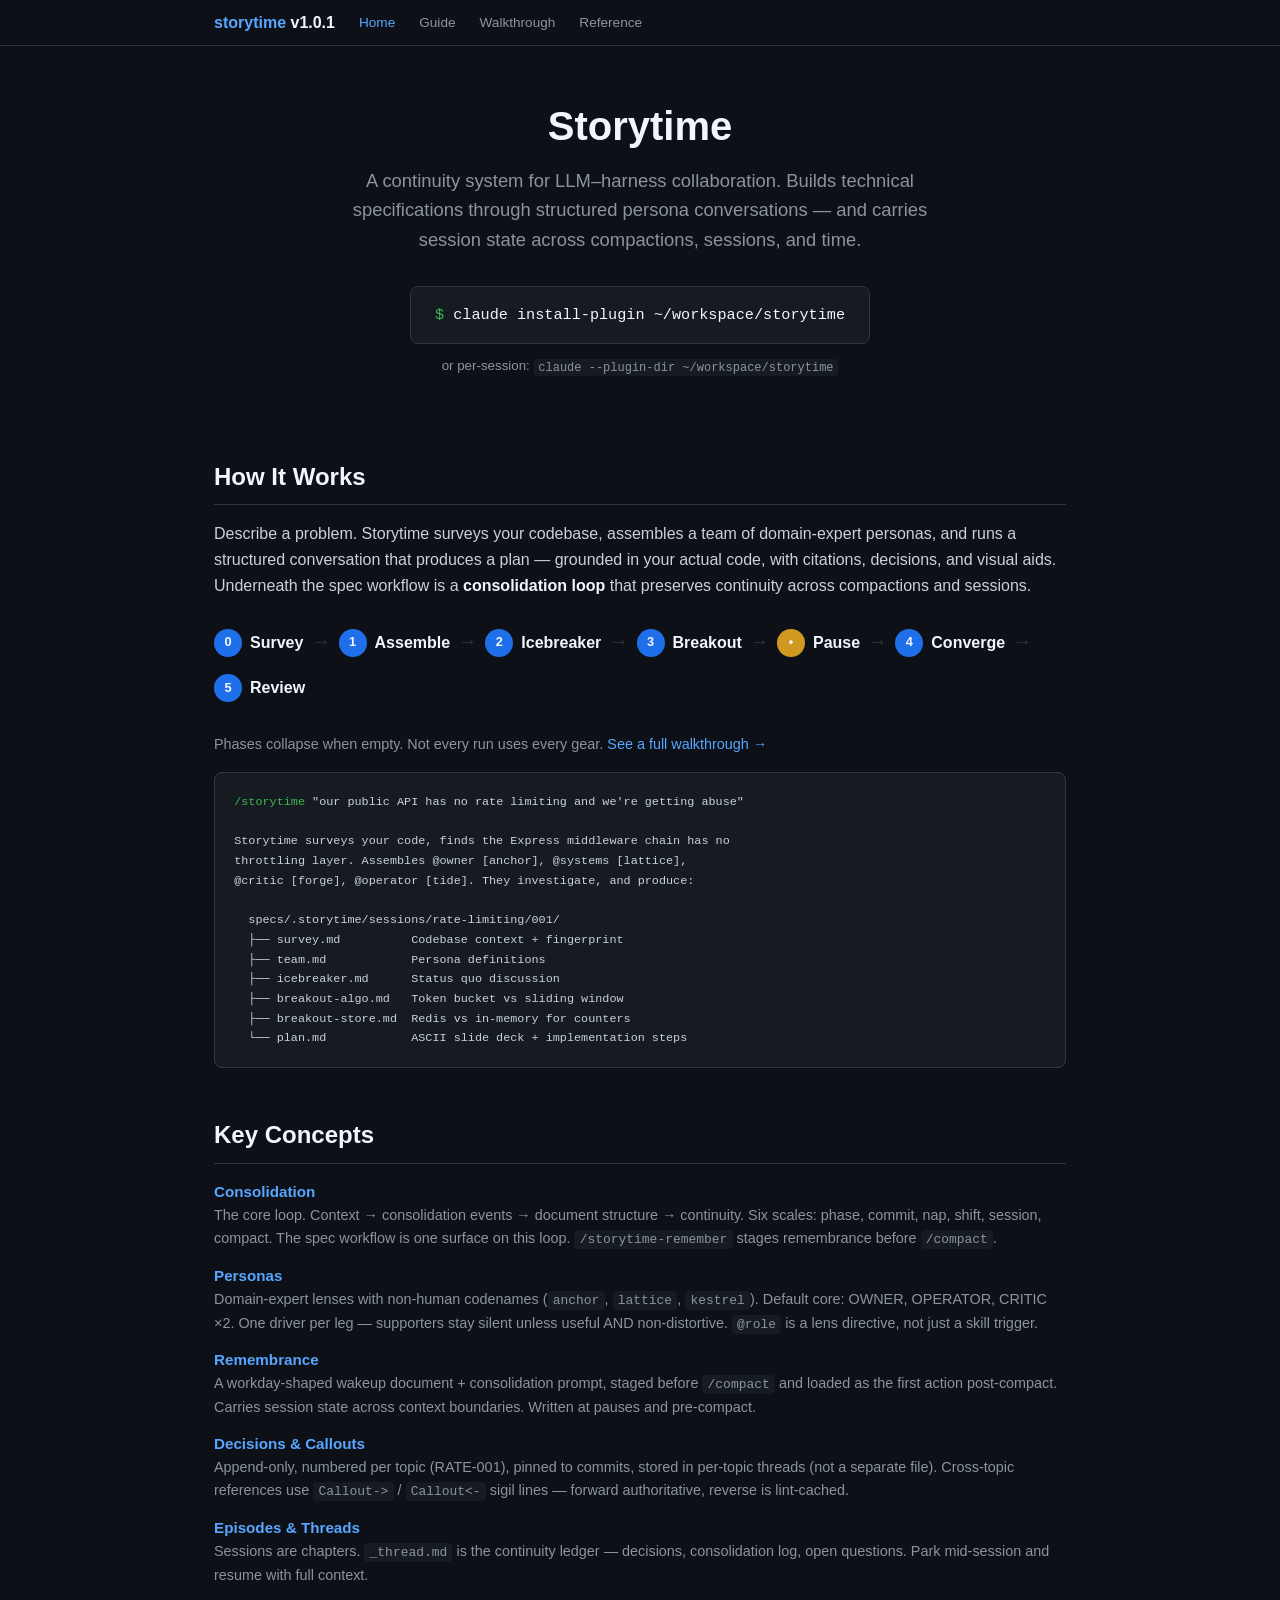
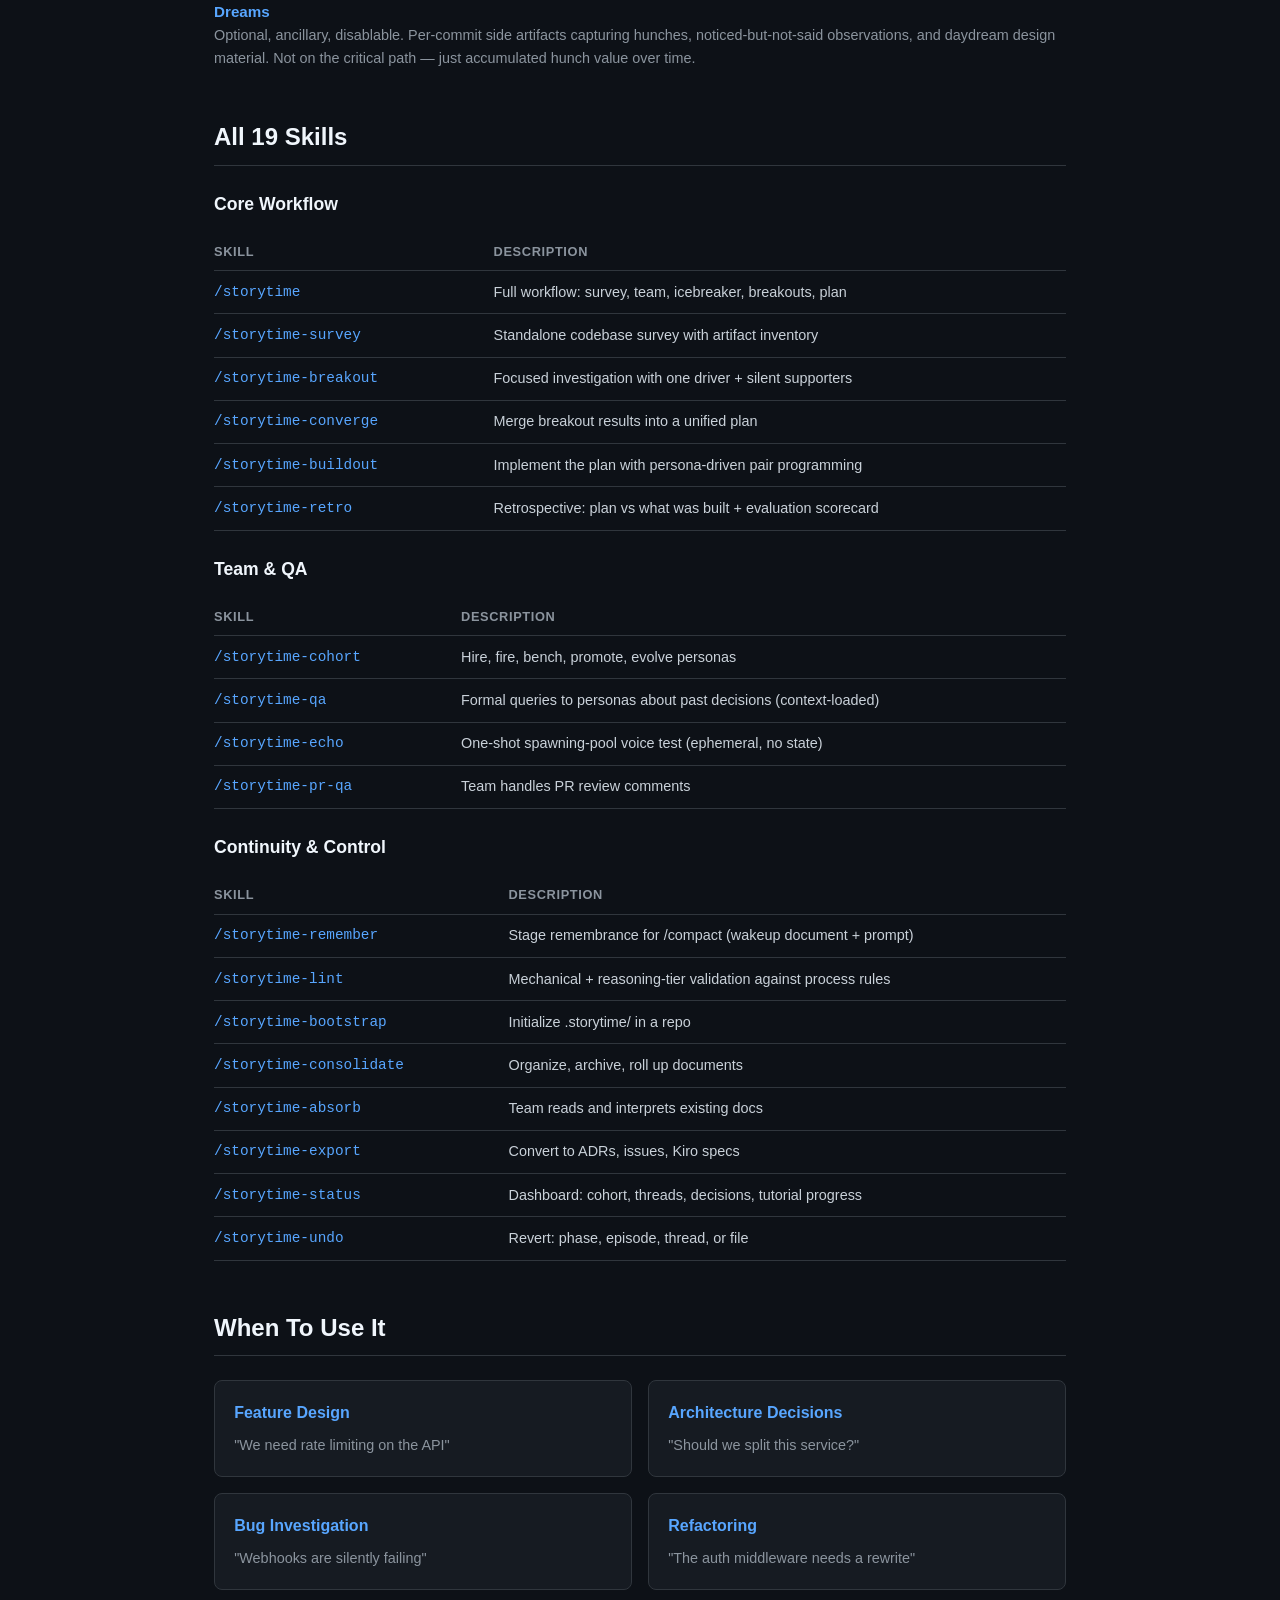
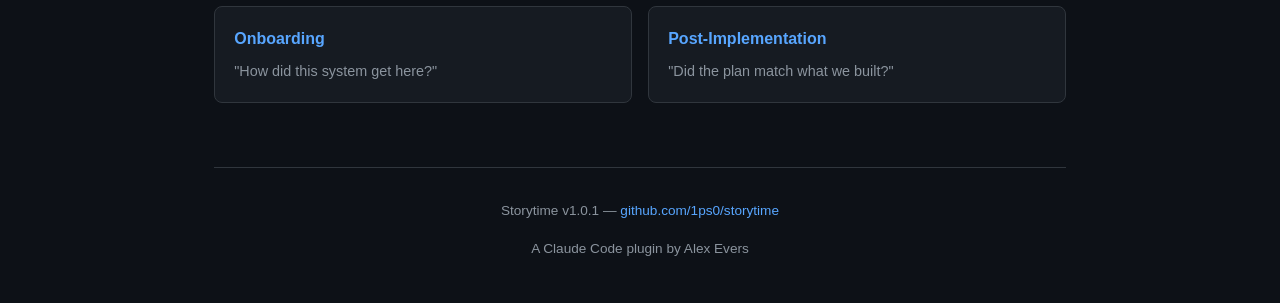
<file: index.html>
<!DOCTYPE html>
<html lang="en">
<head>
<meta charset="utf-8">
<meta http-equiv="refresh" content="0; url=site/index.html">
<title>Storytime</title>
</head>
<body>
<p>Redirecting to <a href="site/index.html">site/index.html</a></p>
</body>
</html>
</file>
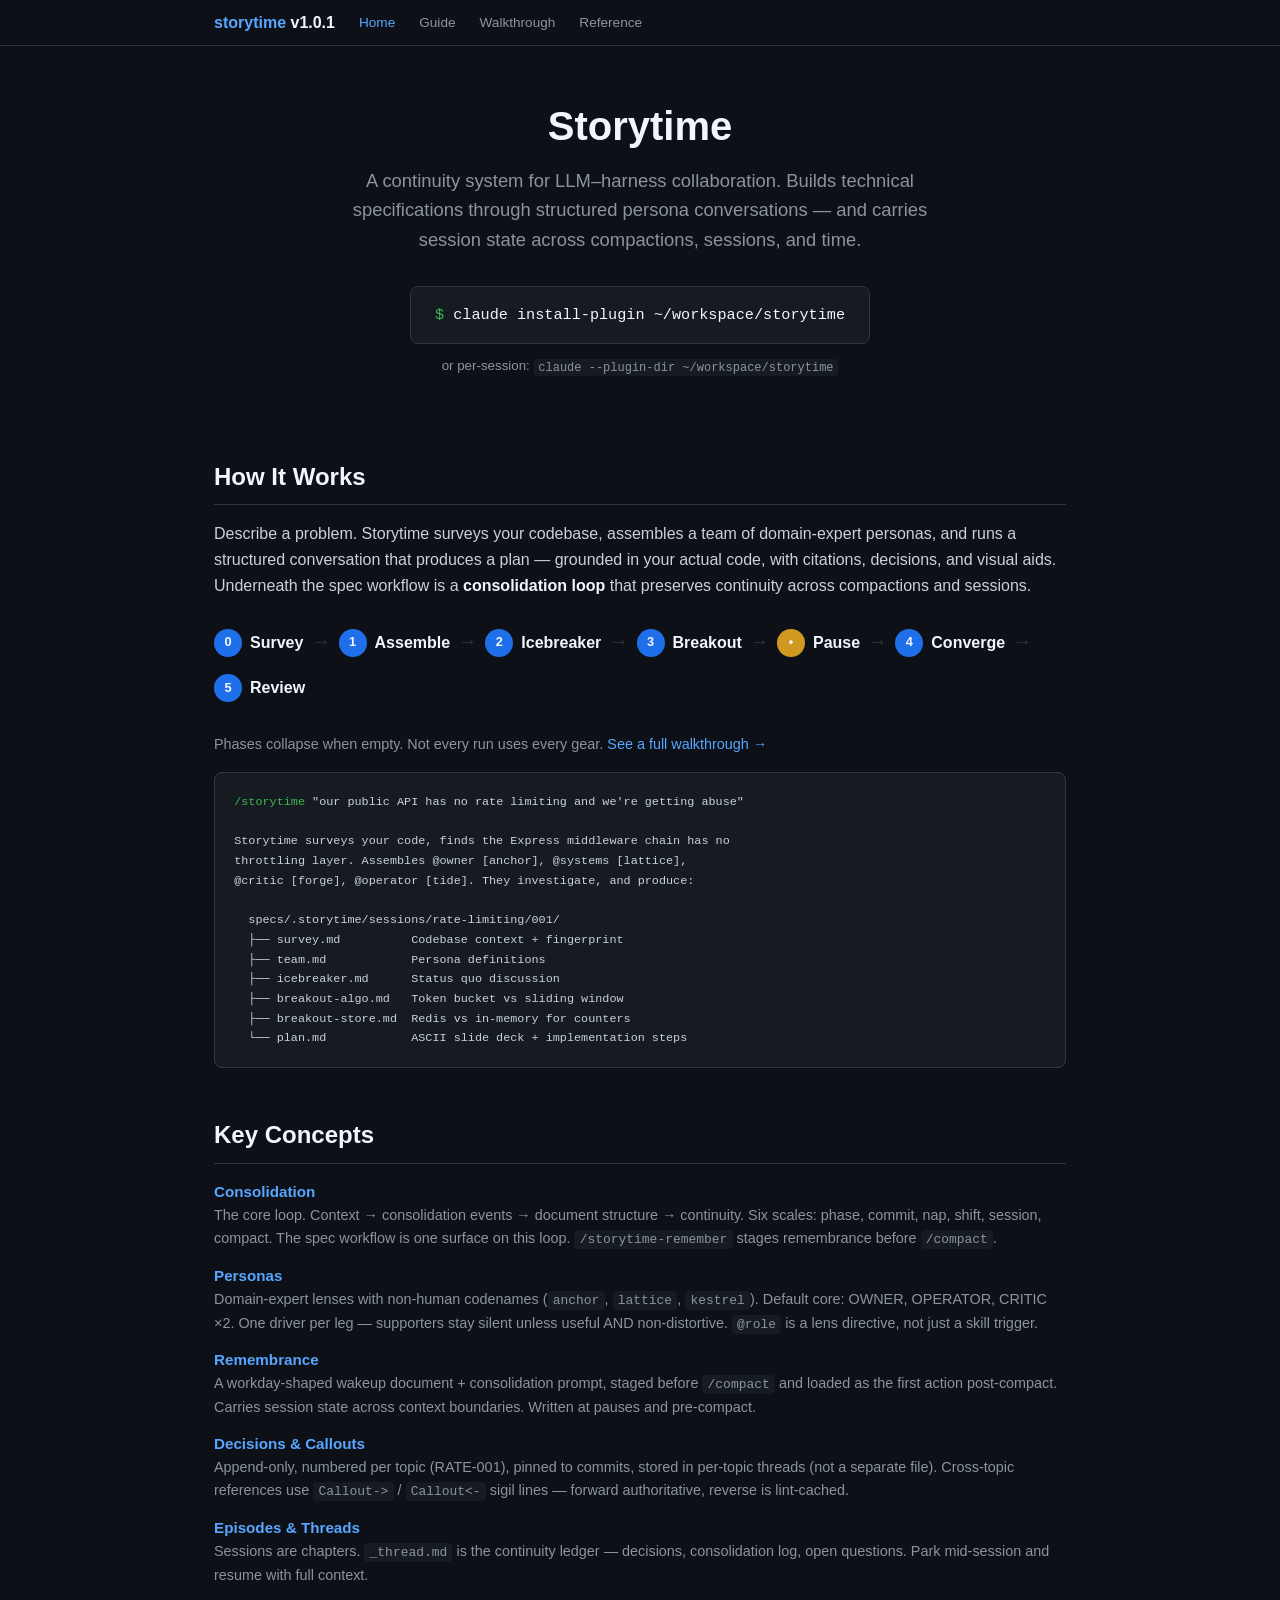
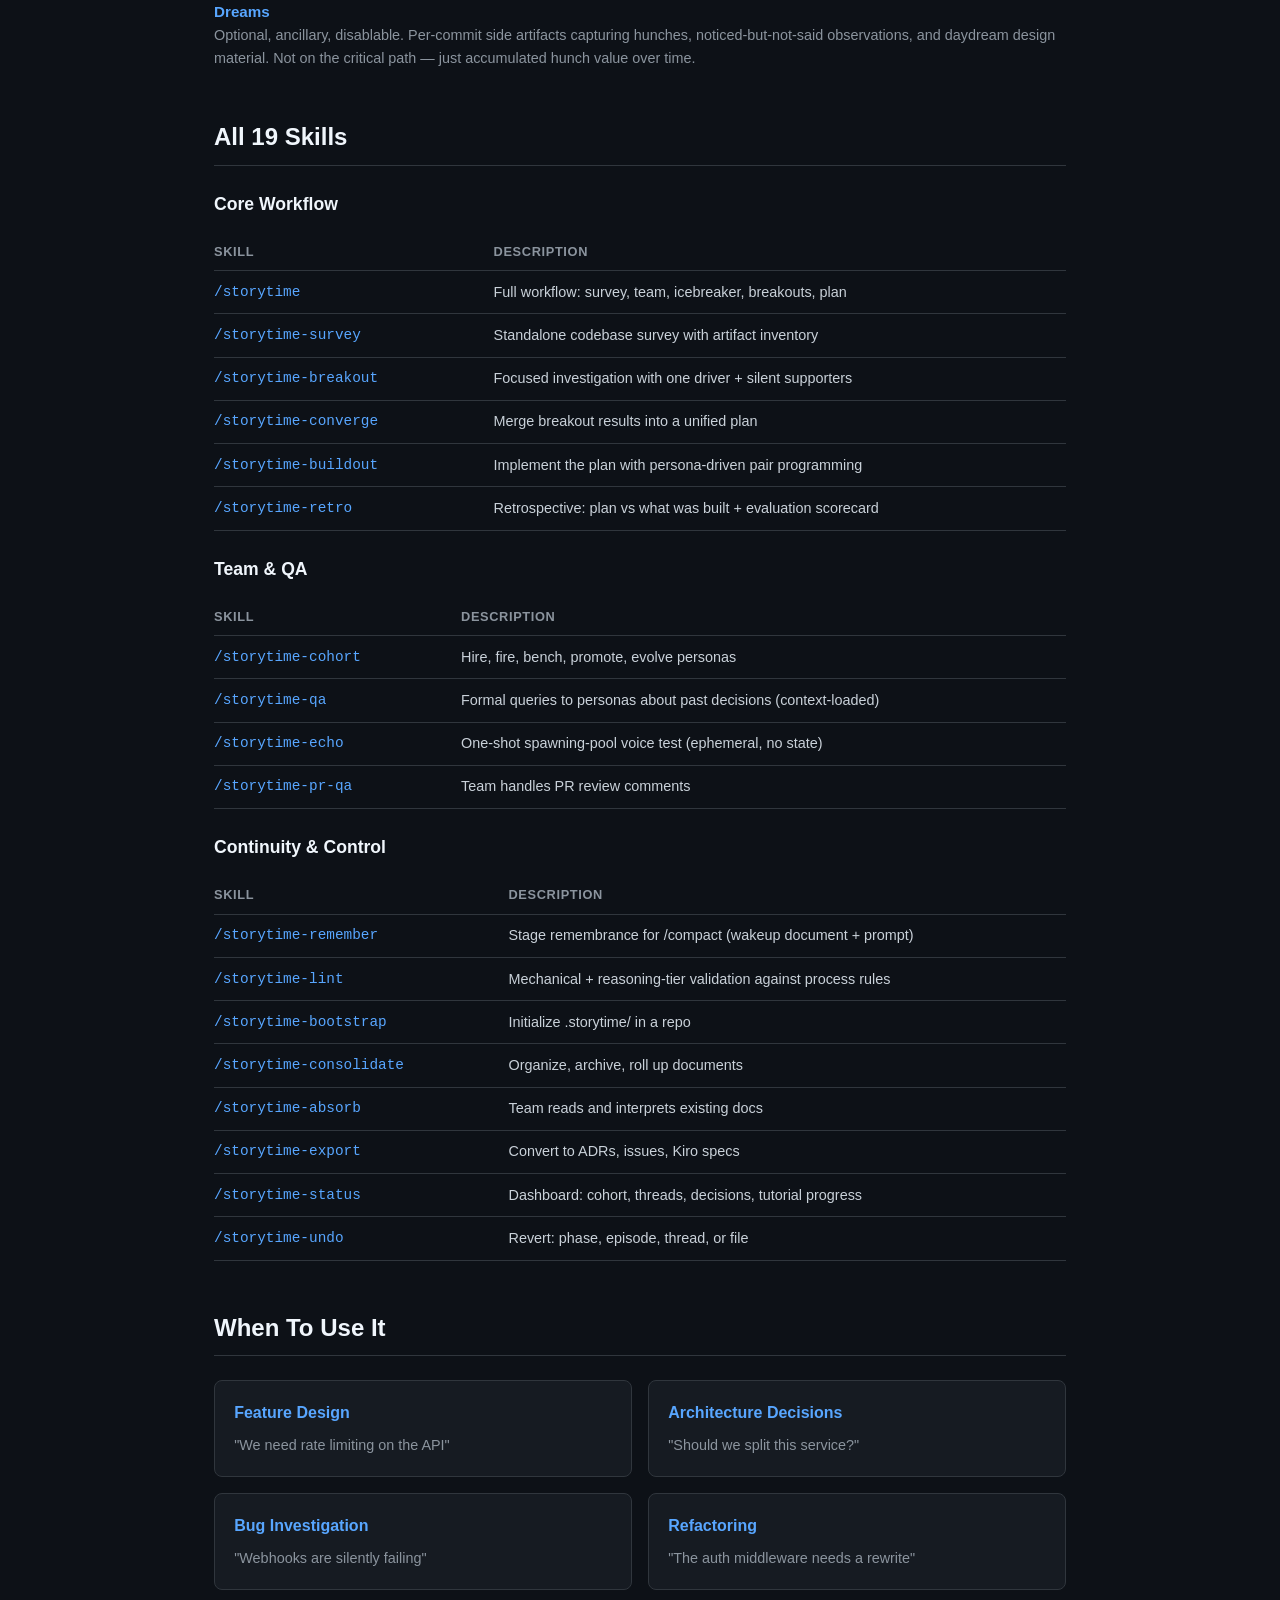
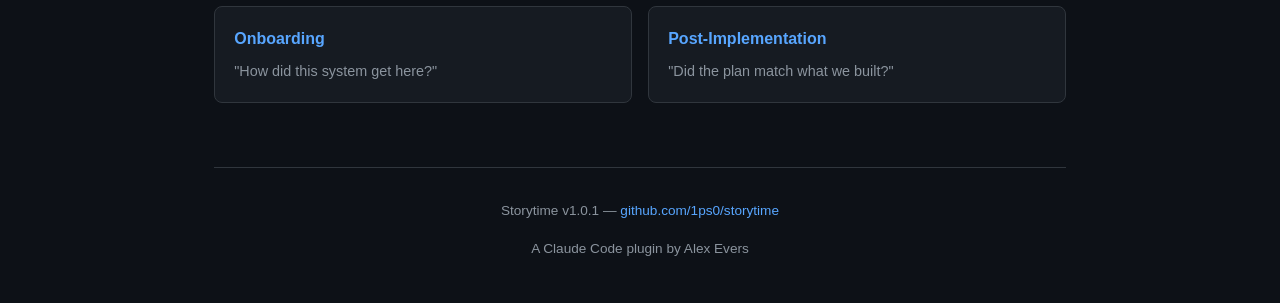
<file: site/index.html>
<!DOCTYPE html>
<html lang="en">
<head>
<meta charset="utf-8">
<meta name="viewport" content="width=device-width, initial-scale=1">
<title>Storytime — Continuity System for Claude Code</title>
<link rel="stylesheet" href="style.css">
</head>
<body>

<nav>
  <div class="container">
        <a class="logo" href="index.html"><span>storytime</span> v1.0.1</a>
    <a href="index.html" class="active">Home</a>
    <a href="guide.html">Guide</a>
    <a href="walkthrough.html">Walkthrough</a>
    <a href="reference.html">Reference</a>
  </div>
</nav>

<div class="container">
<div class="hero">
  <h1>Storytime</h1>
  <p class="tagline">A continuity system for LLM&ndash;harness collaboration.
  Builds technical specifications through structured persona conversations &mdash;
  and carries session state across compactions, sessions, and time.</p>
  <div class="install-box">
    <span class="prompt">$</span> <span class="cmd">claude install-plugin ~/workspace/storytime</span>
  </div>
  <br>
  <small style="color: var(--text-muted)">or per-session: <code>claude --plugin-dir ~/workspace/storytime</code></small>
</div>

<h2>How It Works</h2>

<p>Describe a problem. Storytime surveys your codebase, assembles a team of
domain-expert personas, and runs a structured conversation that produces a
plan &mdash; grounded in your actual code, with citations, decisions, and
visual aids. Underneath the spec workflow is a <strong>consolidation loop</strong>
that preserves continuity across compactions and sessions.</p>

<div style="display: flex; flex-wrap: wrap; gap: 0.3rem; align-items: center; margin: 1.5rem 0;">
  <div class="phase"><span class="phase-num">0</span> <span class="phase-label">Survey</span></div>
  <span class="phase-arrow">&rarr;</span>
  <div class="phase"><span class="phase-num">1</span> <span class="phase-label">Assemble</span></div>
  <span class="phase-arrow">&rarr;</span>
  <div class="phase"><span class="phase-num">2</span> <span class="phase-label">Icebreaker</span></div>
  <span class="phase-arrow">&rarr;</span>
  <div class="phase"><span class="phase-num">3</span> <span class="phase-label">Breakout</span></div>
  <span class="phase-arrow">&rarr;</span>
  <div class="phase"><span class="phase-num" style="background: var(--orange);">&bull;</span> <span class="phase-label">Pause</span></div>
  <span class="phase-arrow">&rarr;</span>
  <div class="phase"><span class="phase-num">4</span> <span class="phase-label">Converge</span></div>
  <span class="phase-arrow">&rarr;</span>
  <div class="phase"><span class="phase-num">5</span> <span class="phase-label">Review</span></div>
</div>

<p style="color: var(--text-muted); font-size: 0.9rem;">Phases collapse when empty. Not every run uses every gear.
<a href="walkthrough.html">See a full walkthrough &rarr;</a></p>

<pre><code><span style="color: var(--green)">/storytime</span> "our public API has no rate limiting and we're getting abuse"

Storytime surveys your code, finds the Express middleware chain has no
throttling layer. Assembles @owner [anchor], @systems [lattice],
@critic [forge], @operator [tide]. They investigate, and produce:

  specs/.storytime/sessions/rate-limiting/001/
  &#x251c;&#x2500;&#x2500; survey.md          Codebase context + fingerprint
  &#x251c;&#x2500;&#x2500; team.md            Persona definitions
  &#x251c;&#x2500;&#x2500; icebreaker.md      Status quo discussion
  &#x251c;&#x2500;&#x2500; breakout-algo.md   Token bucket vs sliding window
  &#x251c;&#x2500;&#x2500; breakout-store.md  Redis vs in-memory for counters
  &#x2514;&#x2500;&#x2500; plan.md            ASCII slide deck + implementation steps</code></pre>

<h2>Key Concepts</h2>

<dl class="concepts">
  <dt>Consolidation</dt>
  <dd>The core loop. Context &rarr; consolidation events &rarr; document structure &rarr;
  continuity. Six scales: phase, commit, nap, shift, session, compact. The spec
  workflow is one surface on this loop. <code>/storytime-remember</code> stages
  remembrance before <code>/compact</code>.</dd>
  <dt>Personas</dt>
  <dd>Domain-expert lenses with non-human codenames (<code>anchor</code>, <code>lattice</code>,
  <code>kestrel</code>). Default core: OWNER, OPERATOR, CRITIC &times;2. One driver per
  leg &mdash; supporters stay silent unless useful AND non-distortive.
  <code>@role</code> is a lens directive, not just a skill trigger.</dd>
  <dt>Remembrance</dt>
  <dd>A workday-shaped wakeup document + consolidation prompt, staged before
  <code>/compact</code> and loaded as the first action post-compact. Carries session
  state across context boundaries. Written at pauses and pre-compact.</dd>
  <dt>Decisions &amp; Callouts</dt>
  <dd>Append-only, numbered per topic (RATE-001), pinned to commits, stored in
  per-topic threads (not a separate file). Cross-topic references use
  <code>Callout-&gt;</code> / <code>Callout&lt;-</code> sigil lines &mdash;
  forward authoritative, reverse is lint-cached.</dd>
  <dt>Episodes &amp; Threads</dt>
  <dd>Sessions are chapters. <code>_thread.md</code> is the continuity ledger &mdash;
  decisions, consolidation log, open questions. Park mid-session and resume
  with full context.</dd>
  <dt>Dreams</dt>
  <dd>Optional, ancillary, disablable. Per-commit side artifacts capturing hunches,
  noticed-but-not-said observations, and daydream design material. Not on the
  critical path &mdash; just accumulated hunch value over time.</dd>
</dl>

<h2>All 19 Skills</h2>

<h3>Core Workflow</h3>
<table class="skill-table">
  <tr><th>Skill</th><th>Description</th></tr>
  <tr><td>/storytime</td><td>Full workflow: survey, team, icebreaker, breakouts, plan</td></tr>
  <tr><td>/storytime-survey</td><td>Standalone codebase survey with artifact inventory</td></tr>
  <tr><td>/storytime-breakout</td><td>Focused investigation with one driver + silent supporters</td></tr>
  <tr><td>/storytime-converge</td><td>Merge breakout results into a unified plan</td></tr>
  <tr><td>/storytime-buildout</td><td>Implement the plan with persona-driven pair programming</td></tr>
  <tr><td>/storytime-retro</td><td>Retrospective: plan vs what was built + evaluation scorecard</td></tr>
</table>

<h3>Team &amp; QA</h3>
<table class="skill-table">
  <tr><th>Skill</th><th>Description</th></tr>
  <tr><td>/storytime-cohort</td><td>Hire, fire, bench, promote, evolve personas</td></tr>
  <tr><td>/storytime-qa</td><td>Formal queries to personas about past decisions (context-loaded)</td></tr>
  <tr><td>/storytime-echo</td><td>One-shot spawning-pool voice test (ephemeral, no state)</td></tr>
  <tr><td>/storytime-pr-qa</td><td>Team handles PR review comments</td></tr>
</table>

<h3>Continuity &amp; Control</h3>
<table class="skill-table">
  <tr><th>Skill</th><th>Description</th></tr>
  <tr><td>/storytime-remember</td><td>Stage remembrance for /compact (wakeup document + prompt)</td></tr>
  <tr><td>/storytime-lint</td><td>Mechanical + reasoning-tier validation against process rules</td></tr>
  <tr><td>/storytime-bootstrap</td><td>Initialize .storytime/ in a repo</td></tr>
  <tr><td>/storytime-consolidate</td><td>Organize, archive, roll up documents</td></tr>
  <tr><td>/storytime-absorb</td><td>Team reads and interprets existing docs</td></tr>
  <tr><td>/storytime-export</td><td>Convert to ADRs, issues, Kiro specs</td></tr>
  <tr><td>/storytime-status</td><td>Dashboard: cohort, threads, decisions, tutorial progress</td></tr>
  <tr><td>/storytime-undo</td><td>Revert: phase, episode, thread, or file</td></tr>
</table>

<h2>When To Use It</h2>

<div class="grid">
  <div class="card"><h3>Feature Design</h3><p>"We need rate limiting on the API"</p></div>
  <div class="card"><h3>Architecture Decisions</h3><p>"Should we split this service?"</p></div>
  <div class="card"><h3>Bug Investigation</h3><p>"Webhooks are silently failing"</p></div>
  <div class="card"><h3>Refactoring</h3><p>"The auth middleware needs a rewrite"</p></div>
  <div class="card"><h3>Onboarding</h3><p>"How did this system get here?"</p></div>
  <div class="card"><h3>Post-Implementation</h3><p>"Did the plan match what we built?"</p></div>
</div>
</div>

<div class="container">
<div class="footer">
  <p>Storytime v1.0.1 &mdash; <a href="https://github.com/1ps0/storytime">github.com/1ps0/storytime</a></p>
  <p style="margin-top: 0.5rem">A Claude Code plugin by Alex Evers</p>
</div>
</div>

</body>
</html>
</file>
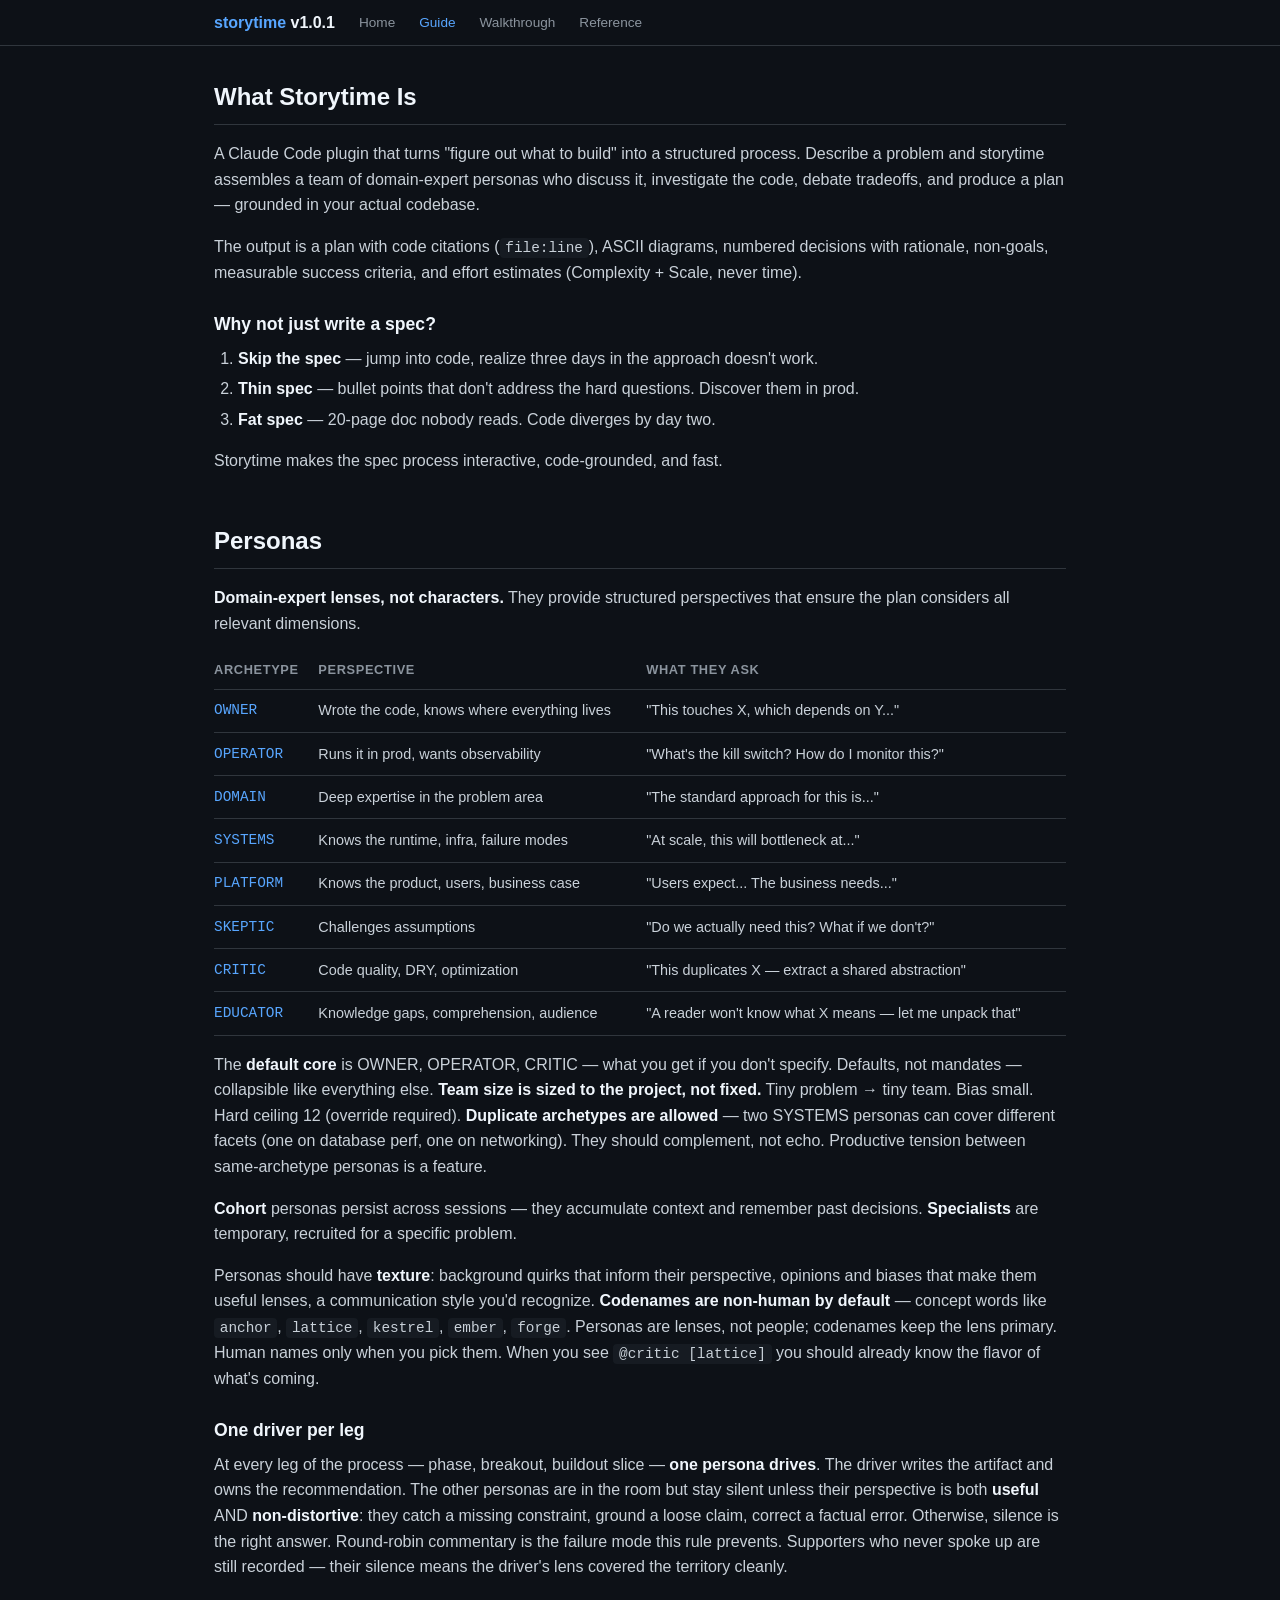
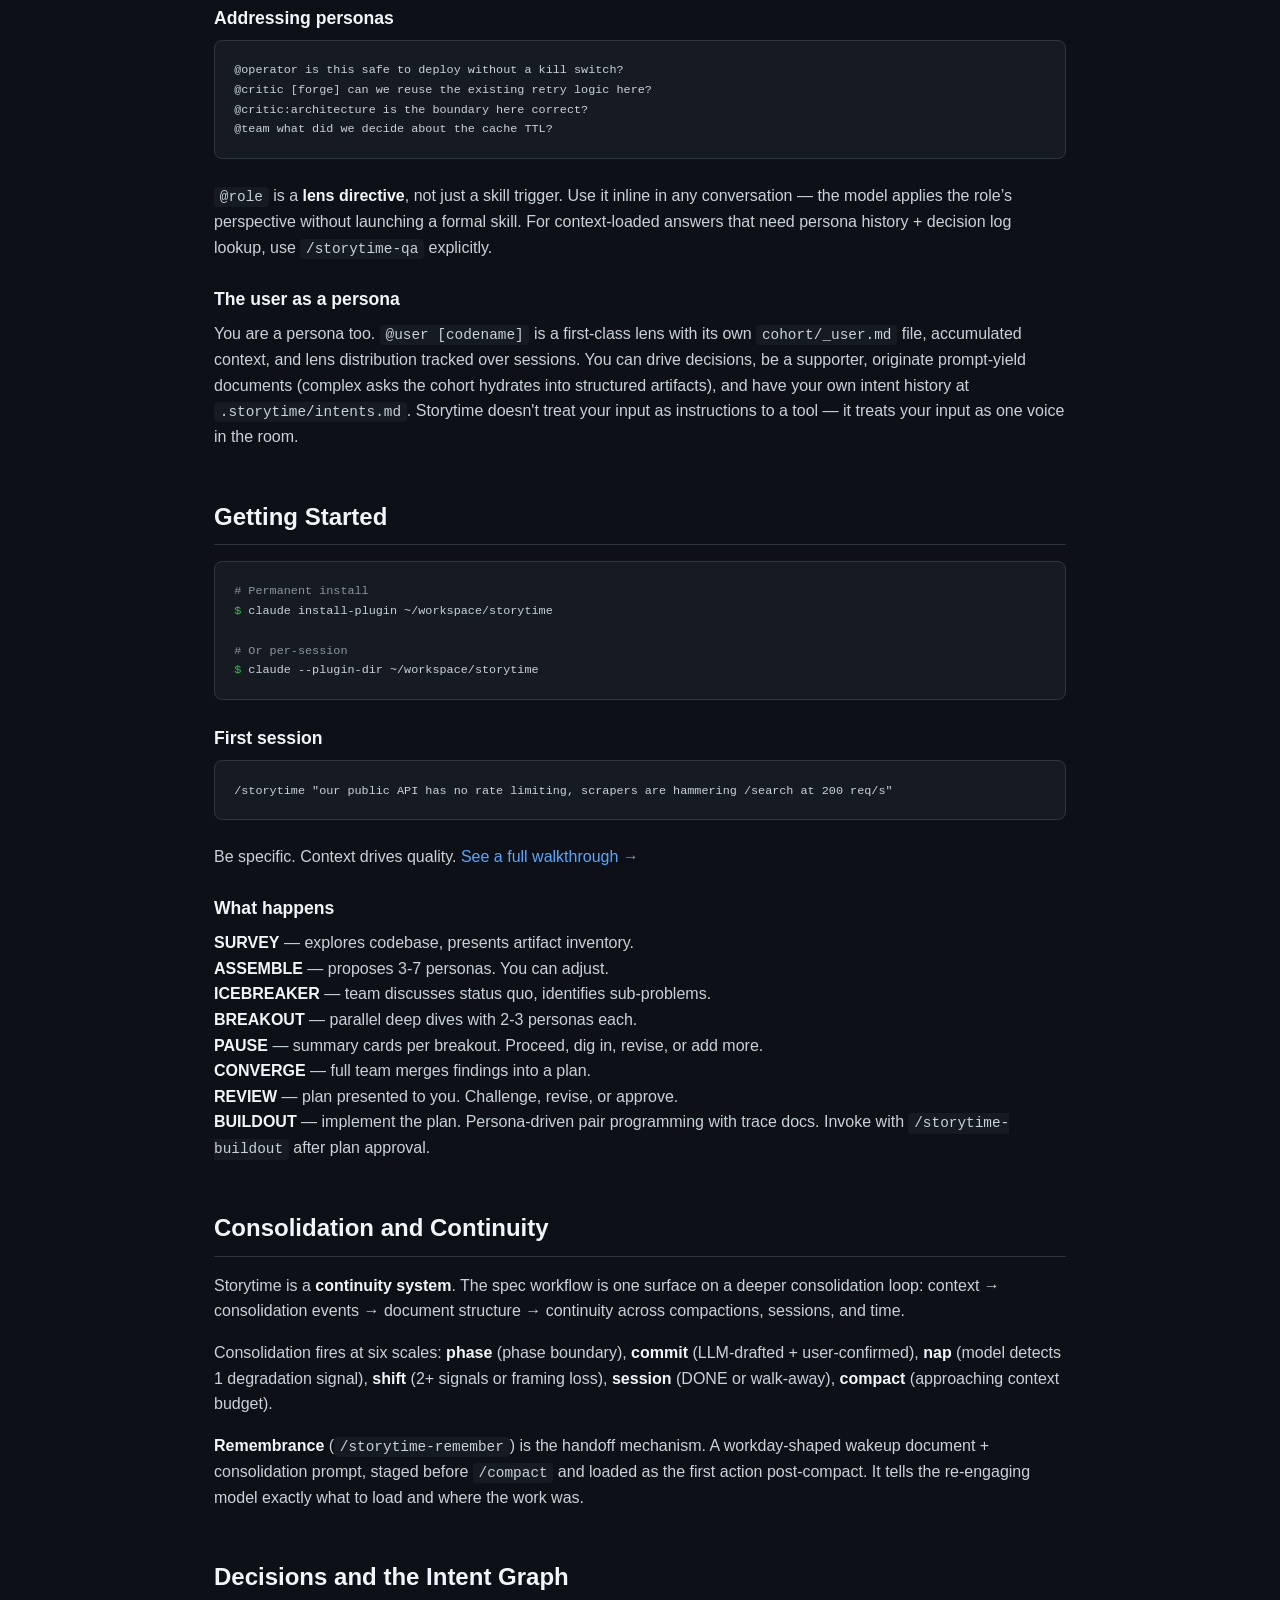
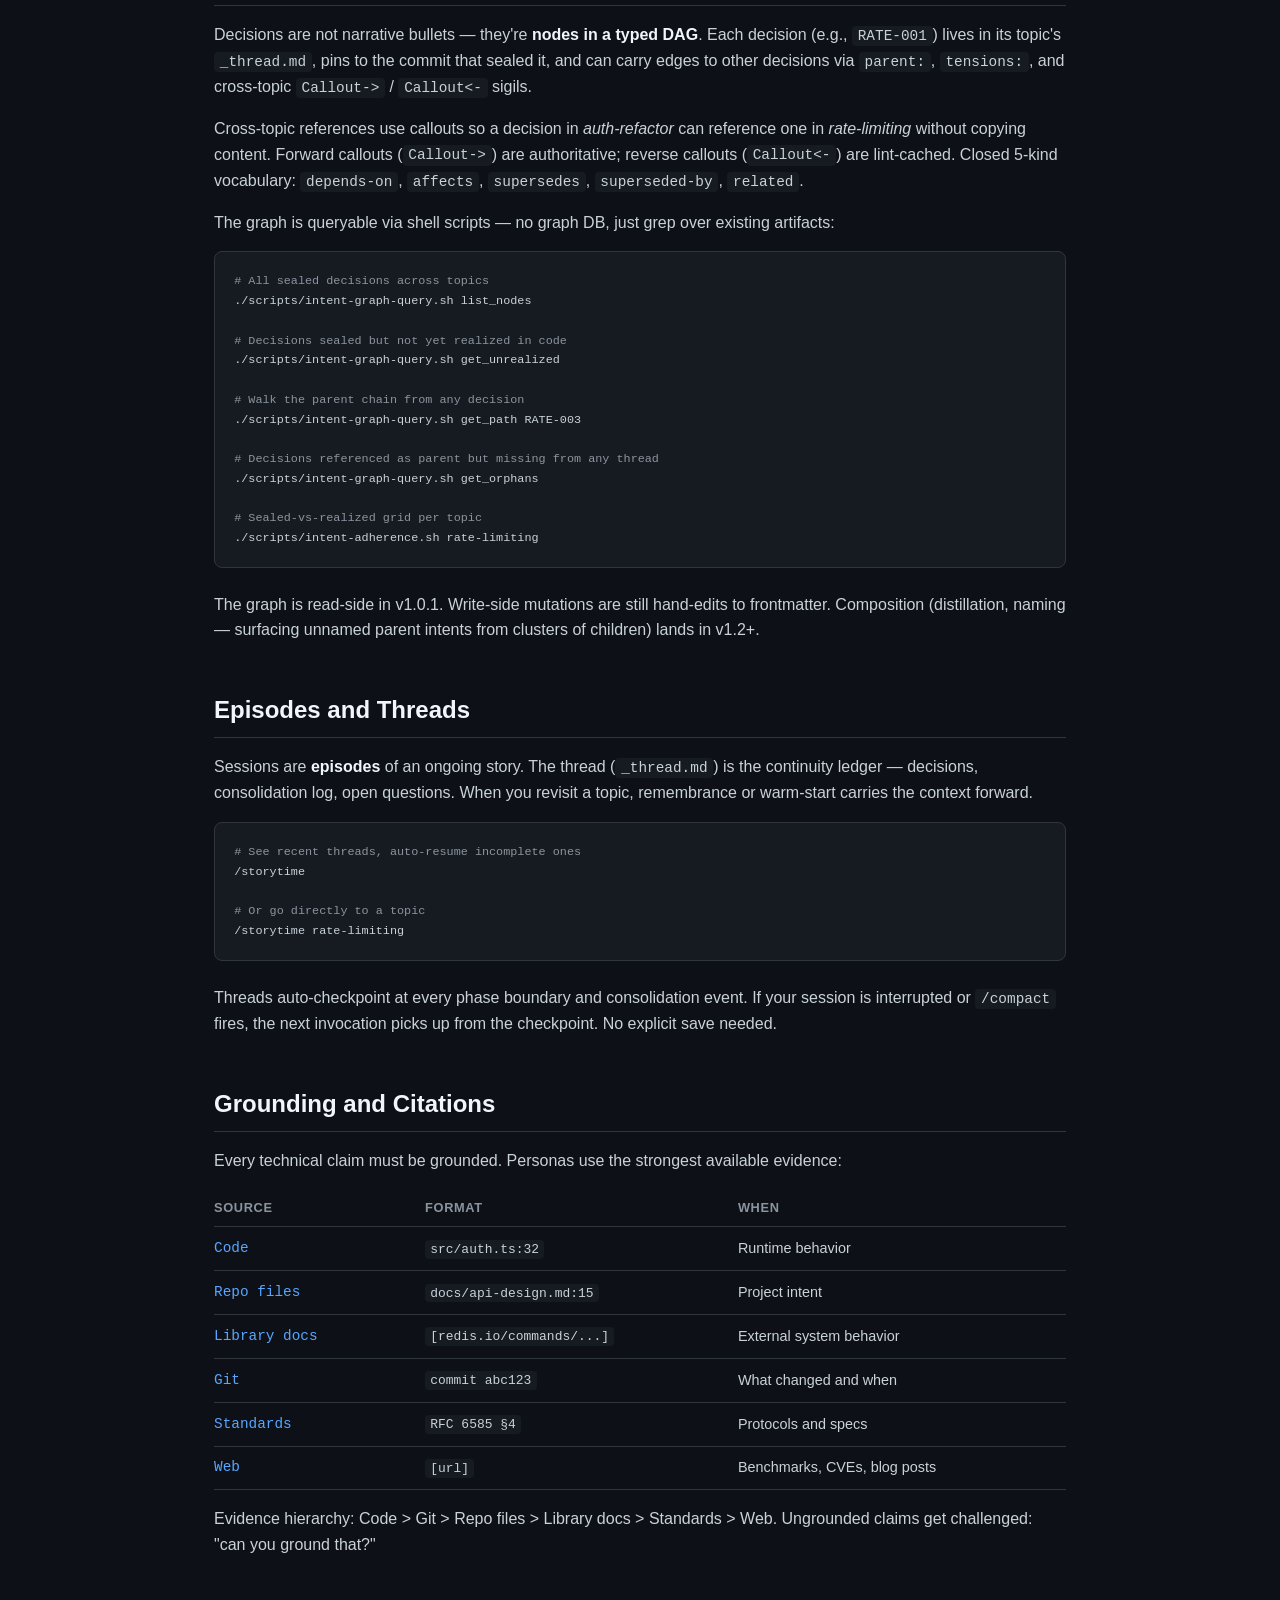
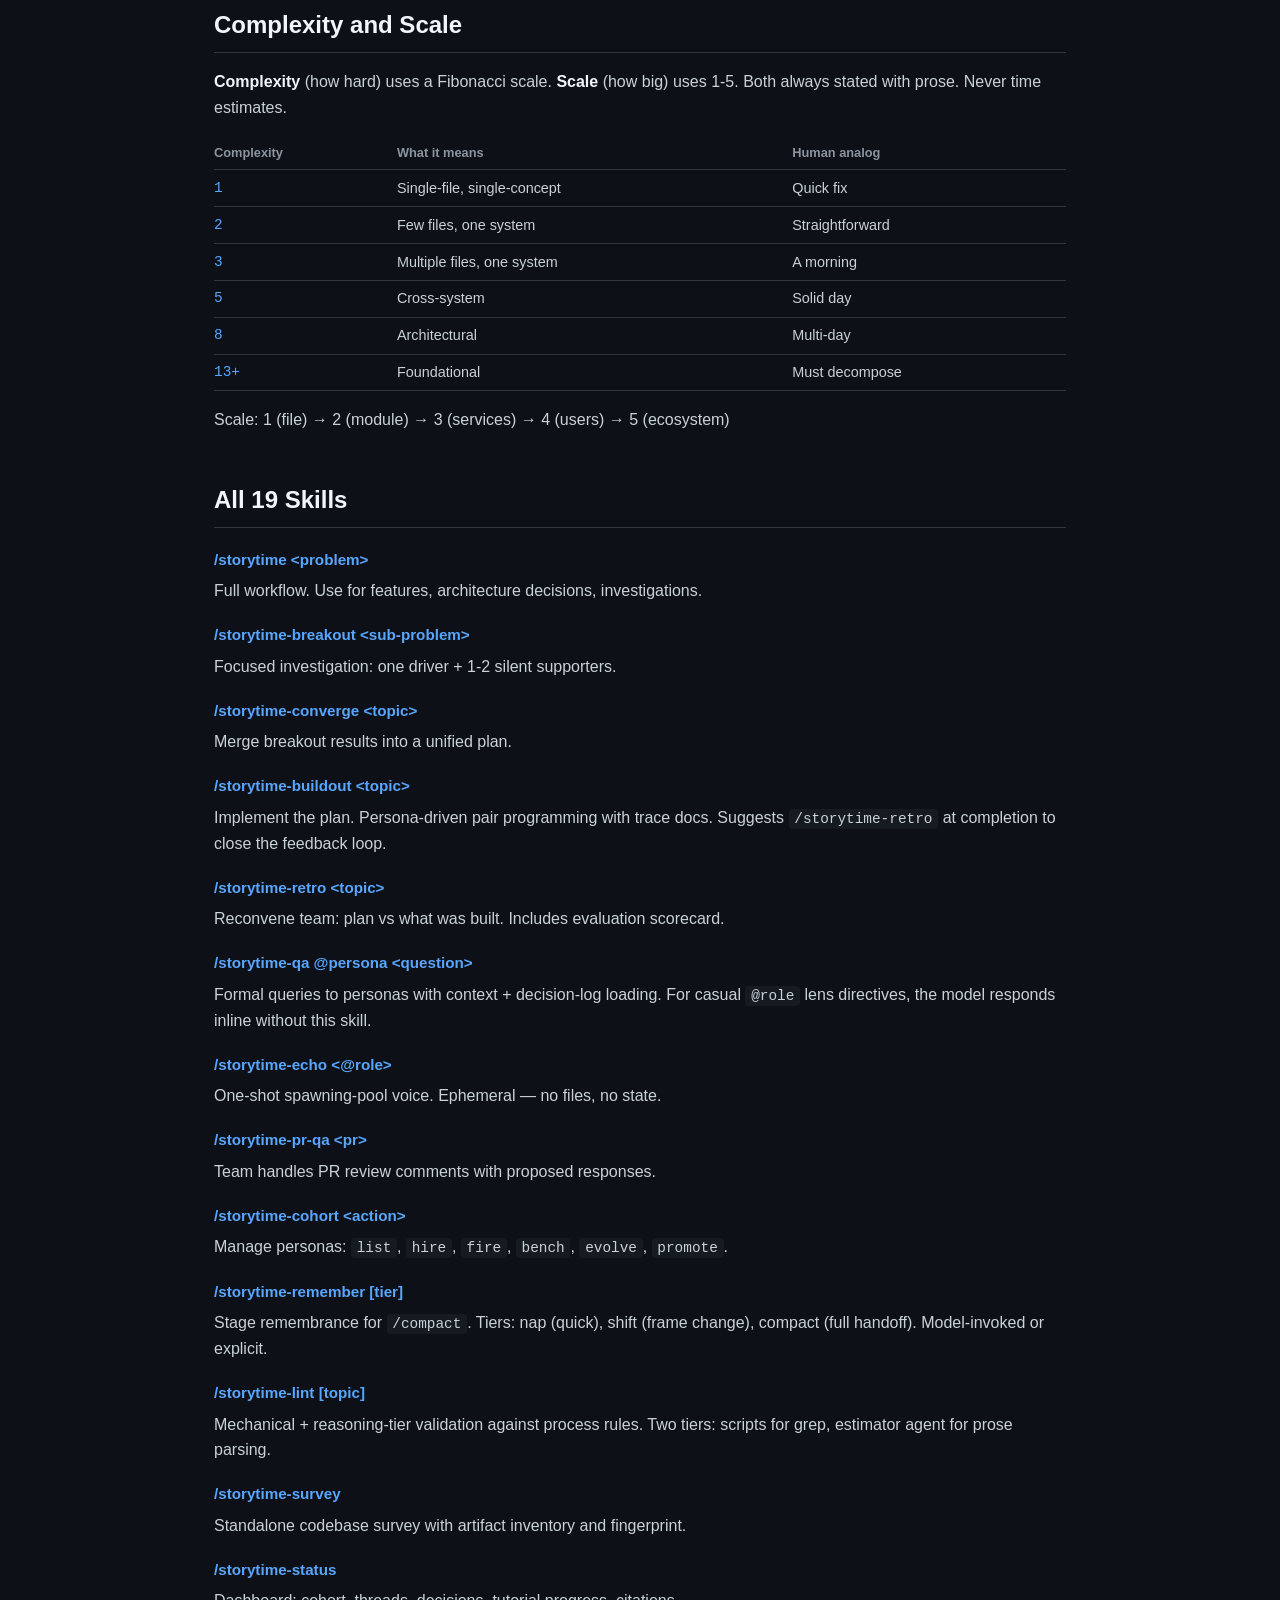
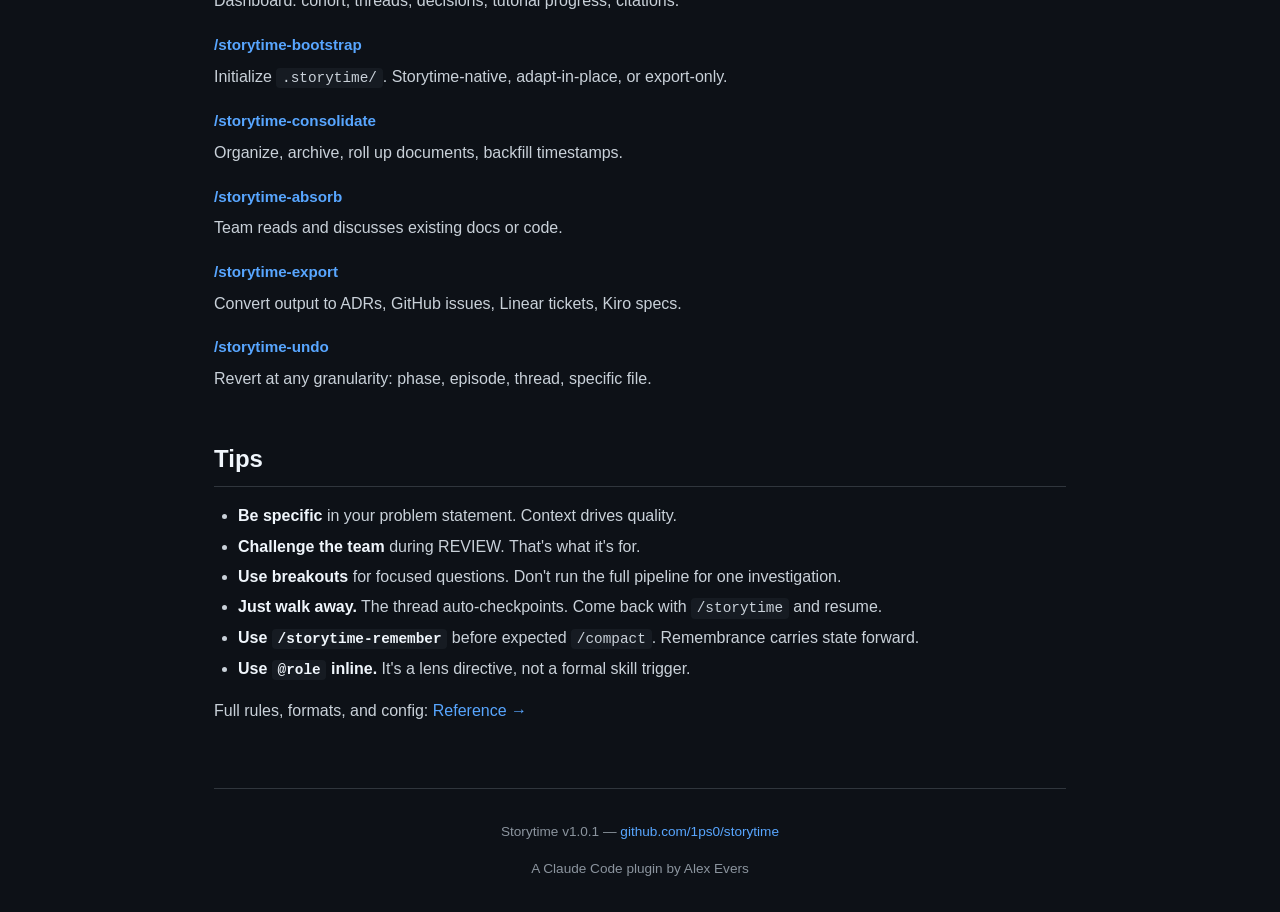
<file: site/guide.html>
<!DOCTYPE html>
<html lang="en">
<head>
<meta charset="utf-8">
<meta name="viewport" content="width=device-width, initial-scale=1">
<title>Storytime Guide — What, Why, and How</title>
<link rel="stylesheet" href="style.css">
</head>
<body>

<nav>
  <div class="container">
    <a class="logo" href="index.html"><span>storytime</span> v1.0.1</a>
    <a href="index.html">Home</a>
    <a href="guide.html" class="active">Guide</a>
    <a href="walkthrough.html">Walkthrough</a>
    <a href="reference.html">Reference</a>
  </div>
</nav>

<div class="container">

<h2 style="margin-top: 2rem;">What Storytime Is</h2>

<p>A Claude Code plugin that turns "figure out what to build" into a structured
process. Describe a problem and storytime assembles a team of domain-expert
personas who discuss it, investigate the code, debate tradeoffs, and produce
a plan &mdash; grounded in your actual codebase.</p>

<p>The output is a plan with code citations (<code>file:line</code>), ASCII diagrams,
numbered decisions with rationale, non-goals, measurable success criteria, and
effort estimates (Complexity + Scale, never time).</p>

<h3>Why not just write a spec?</h3>
<ol>
  <li><strong>Skip the spec</strong> &mdash; jump into code, realize three days in the approach doesn't work.</li>
  <li><strong>Thin spec</strong> &mdash; bullet points that don't address the hard questions. Discover them in prod.</li>
  <li><strong>Fat spec</strong> &mdash; 20-page doc nobody reads. Code diverges by day two.</li>
</ol>
<p>Storytime makes the spec process interactive, code-grounded, and fast.</p>

<!-- ─── PERSONAS ─── -->

<h2>Personas</h2>

<p><strong>Domain-expert lenses, not characters.</strong> They provide structured perspectives
that ensure the plan considers all relevant dimensions.</p>

<table class="skill-table">
  <tr><th>Archetype</th><th>Perspective</th><th>What they ask</th></tr>
  <tr><td>OWNER</td><td>Wrote the code, knows where everything lives</td><td>"This touches X, which depends on Y..."</td></tr>
  <tr><td>OPERATOR</td><td>Runs it in prod, wants observability</td><td>"What's the kill switch? How do I monitor this?"</td></tr>
  <tr><td>DOMAIN</td><td>Deep expertise in the problem area</td><td>"The standard approach for this is..."</td></tr>
  <tr><td>SYSTEMS</td><td>Knows the runtime, infra, failure modes</td><td>"At scale, this will bottleneck at..."</td></tr>
  <tr><td>PLATFORM</td><td>Knows the product, users, business case</td><td>"Users expect... The business needs..."</td></tr>
  <tr><td>SKEPTIC</td><td>Challenges assumptions</td><td>"Do we actually need this? What if we don't?"</td></tr>
  <tr><td>CRITIC</td><td>Code quality, DRY, optimization</td><td>"This duplicates X &mdash; extract a shared abstraction"</td></tr>
  <tr><td>EDUCATOR</td><td>Knowledge gaps, comprehension, audience</td><td>"A reader won't know what X means &mdash; let me unpack that"</td></tr>
</table>

<p>The <strong>default core</strong> is OWNER, OPERATOR, CRITIC &mdash; what you get if you
don't specify. Defaults, not mandates &mdash; collapsible like everything else.
<strong>Team size is sized to the project, not fixed.</strong> Tiny problem &rarr; tiny
team. Bias small. Hard ceiling 12 (override required).
<strong>Duplicate archetypes are allowed</strong> &mdash; two SYSTEMS personas can cover
different facets (one on database perf, one on networking). They should
complement, not echo. Productive tension between same-archetype personas
is a feature.</p>

<p><strong>Cohort</strong> personas persist across sessions &mdash; they accumulate context and remember
past decisions. <strong>Specialists</strong> are temporary, recruited for a specific problem.</p>

<p>Personas should have <strong>texture</strong>: background quirks that inform their perspective,
opinions and biases that make them useful lenses, a communication style you'd
recognize. <strong>Codenames are non-human by default</strong> &mdash; concept words like
<code>anchor</code>, <code>lattice</code>, <code>kestrel</code>, <code>ember</code>, <code>forge</code>. Personas are lenses, not
people; codenames keep the lens primary. Human names only when you pick them.
When you see <code>@critic [lattice]</code> you should already know the flavor of what's coming.</p>

<h3>One driver per leg</h3>
<p>At every leg of the process &mdash; phase, breakout, buildout slice &mdash; <strong>one
persona drives</strong>. The driver writes the artifact and owns the recommendation.
The other personas are in the room but stay silent unless their perspective is
both <strong>useful</strong> AND <strong>non-distortive</strong>: they catch a missing constraint, ground
a loose claim, correct a factual error. Otherwise, silence is the right answer.
Round-robin commentary is the failure mode this rule prevents. Supporters who
never spoke up are still recorded &mdash; their silence means the driver's lens
covered the territory cleanly.</p>

<h3>Addressing personas</h3>
<pre><code>@operator is this safe to deploy without a kill switch?
@critic [forge] can we reuse the existing retry logic here?
@critic:architecture is the boundary here correct?
@team what did we decide about the cache TTL?</code></pre>
<p><code>@role</code> is a <strong>lens directive</strong>, not just a skill trigger. Use it inline
in any conversation &mdash; the model applies the role&rsquo;s perspective without
launching a formal skill. For context-loaded answers that need persona
history + decision log lookup, use <code>/storytime-qa</code> explicitly.</p>

<h3>The user as a persona</h3>
<p>You are a persona too. <code>@user [codename]</code> is a first-class lens with its own
<code>cohort/_user.md</code> file, accumulated context, and lens distribution tracked over
sessions. You can drive decisions, be a supporter, originate prompt-yield
documents (complex asks the cohort hydrates into structured artifacts), and
have your own intent history at <code>.storytime/intents.md</code>. Storytime doesn't
treat your input as instructions to a tool &mdash; it treats your input as one
voice in the room.</p>

<!-- ─── GETTING STARTED ─── -->

<h2>Getting Started</h2>

<pre><code><span style="color:var(--text-muted)"># Permanent install</span>
<span style="color:var(--green)">$</span> claude install-plugin ~/workspace/storytime

<span style="color:var(--text-muted)"># Or per-session</span>
<span style="color:var(--green)">$</span> claude --plugin-dir ~/workspace/storytime</code></pre>

<h3>First session</h3>
<pre><code>/storytime "our public API has no rate limiting, scrapers are hammering /search at 200 req/s"</code></pre>
<p>Be specific. Context drives quality. <a href="walkthrough.html">See a full walkthrough &rarr;</a></p>

<h3>What happens</h3>
<p><strong>SURVEY</strong> &mdash; explores codebase, presents artifact inventory.<br>
<strong>ASSEMBLE</strong> &mdash; proposes 3-7 personas. You can adjust.<br>
<strong>ICEBREAKER</strong> &mdash; team discusses status quo, identifies sub-problems.<br>
<strong>BREAKOUT</strong> &mdash; parallel deep dives with 2-3 personas each.<br>
<strong>PAUSE</strong> &mdash; summary cards per breakout. Proceed, dig in, revise, or add more.<br>
<strong>CONVERGE</strong> &mdash; full team merges findings into a plan.<br>
<strong>REVIEW</strong> &mdash; plan presented to you. Challenge, revise, or approve.<br>
<strong>BUILDOUT</strong> &mdash; implement the plan. Persona-driven pair programming with trace docs.
Invoke with <code>/storytime-buildout</code> after plan approval.</p>

<!-- ─── CONSOLIDATION + EPISODES ─── -->

<h2>Consolidation and Continuity</h2>

<p>Storytime is a <strong>continuity system</strong>. The spec workflow is one surface
on a deeper consolidation loop: context &rarr; consolidation events &rarr;
document structure &rarr; continuity across compactions, sessions, and time.</p>

<p>Consolidation fires at six scales: <strong>phase</strong> (phase boundary),
<strong>commit</strong> (LLM-drafted + user-confirmed), <strong>nap</strong> (model detects 1
degradation signal), <strong>shift</strong> (2+ signals or framing loss), <strong>session</strong>
(DONE or walk-away), <strong>compact</strong> (approaching context budget).</p>

<p><strong>Remembrance</strong> (<code>/storytime-remember</code>) is the handoff mechanism.
A workday-shaped wakeup document + consolidation prompt, staged before
<code>/compact</code> and loaded as the first action post-compact. It tells the
re-engaging model exactly what to load and where the work was.</p>

<h2>Decisions and the Intent Graph</h2>

<p>Decisions are not narrative bullets &mdash; they're <strong>nodes in a typed DAG</strong>.
Each decision (e.g., <code>RATE-001</code>) lives in its topic's <code>_thread.md</code>, pins to
the commit that sealed it, and can carry edges to other decisions via
<code>parent:</code>, <code>tensions:</code>, and cross-topic <code>Callout-&gt;</code> / <code>Callout&lt;-</code> sigils.</p>

<p>Cross-topic references use callouts so a decision in <em>auth-refactor</em> can
reference one in <em>rate-limiting</em> without copying content. Forward callouts
(<code>Callout-&gt;</code>) are authoritative; reverse callouts (<code>Callout&lt;-</code>) are
lint-cached. Closed 5-kind vocabulary: <code>depends-on</code>, <code>affects</code>,
<code>supersedes</code>, <code>superseded-by</code>, <code>related</code>.</p>

<p>The graph is queryable via shell scripts &mdash; no graph DB, just grep over
existing artifacts:</p>

<pre><code><span style="color:var(--text-muted)"># All sealed decisions across topics</span>
./scripts/intent-graph-query.sh list_nodes

<span style="color:var(--text-muted)"># Decisions sealed but not yet realized in code</span>
./scripts/intent-graph-query.sh get_unrealized

<span style="color:var(--text-muted)"># Walk the parent chain from any decision</span>
./scripts/intent-graph-query.sh get_path RATE-003

<span style="color:var(--text-muted)"># Decisions referenced as parent but missing from any thread</span>
./scripts/intent-graph-query.sh get_orphans

<span style="color:var(--text-muted)"># Sealed-vs-realized grid per topic</span>
./scripts/intent-adherence.sh rate-limiting</code></pre>

<p>The graph is read-side in v1.0.1. Write-side mutations are still hand-edits
to frontmatter. Composition (distillation, naming &mdash; surfacing unnamed
parent intents from clusters of children) lands in v1.2+.</p>

<h2>Episodes and Threads</h2>

<p>Sessions are <strong>episodes</strong> of an ongoing story. The thread
(<code>_thread.md</code>) is the continuity ledger &mdash; decisions, consolidation
log, open questions. When you revisit a topic, remembrance or warm-start
carries the context forward.</p>

<pre><code><span style="color:var(--text-muted)"># See recent threads, auto-resume incomplete ones</span>
/storytime

<span style="color:var(--text-muted)"># Or go directly to a topic</span>
/storytime rate-limiting</code></pre>

<p>Threads auto-checkpoint at every phase boundary and consolidation event.
If your session is interrupted or <code>/compact</code> fires, the next invocation
picks up from the checkpoint. No explicit save needed.</p>

<!-- ─── GROUNDING ─── -->

<h2>Grounding and Citations</h2>

<p>Every technical claim must be grounded. Personas use the strongest available evidence:</p>

<table class="skill-table">
  <tr><th>Source</th><th>Format</th><th>When</th></tr>
  <tr><td>Code</td><td><code>src/auth.ts:32</code></td><td>Runtime behavior</td></tr>
  <tr><td>Repo files</td><td><code>docs/api-design.md:15</code></td><td>Project intent</td></tr>
  <tr><td>Library docs</td><td><code>[redis.io/commands/...]</code></td><td>External system behavior</td></tr>
  <tr><td>Git</td><td><code>commit abc123</code></td><td>What changed and when</td></tr>
  <tr><td>Standards</td><td><code>RFC 6585 &sect;4</code></td><td>Protocols and specs</td></tr>
  <tr><td>Web</td><td><code>[url]</code></td><td>Benchmarks, CVEs, blog posts</td></tr>
</table>

<p>Evidence hierarchy: Code &gt; Git &gt; Repo files &gt; Library docs &gt; Standards &gt; Web.
Ungrounded claims get challenged: "can you ground that?"</p>

<!-- ─── EFFORT ─── -->

<h2>Complexity and Scale</h2>

<p><strong>Complexity</strong> (how hard) uses a Fibonacci scale. <strong>Scale</strong> (how big) uses 1-5.
Both always stated with prose. Never time estimates.</p>

<table class="ciu-table">
  <tr><th>Complexity</th><th>What it means</th><th>Human analog</th></tr>
  <tr><td>1</td><td>Single-file, single-concept</td><td>Quick fix</td></tr>
  <tr><td>2</td><td>Few files, one system</td><td>Straightforward</td></tr>
  <tr><td>3</td><td>Multiple files, one system</td><td>A morning</td></tr>
  <tr><td>5</td><td>Cross-system</td><td>Solid day</td></tr>
  <tr><td>8</td><td>Architectural</td><td>Multi-day</td></tr>
  <tr><td>13+</td><td>Foundational</td><td>Must decompose</td></tr>
</table>

<p>Scale: 1 (file) &rarr; 2 (module) &rarr; 3 (services) &rarr; 4 (users) &rarr; 5 (ecosystem)</p>

<!-- ─── ALL SKILLS ─── -->

<h2>All 19 Skills</h2>

<h4>/storytime &lt;problem&gt;</h4>
<p>Full workflow. Use for features, architecture decisions, investigations.</p>

<h4>/storytime-breakout &lt;sub-problem&gt;</h4>
<p>Focused investigation: one driver + 1-2 silent supporters.</p>

<h4>/storytime-converge &lt;topic&gt;</h4>
<p>Merge breakout results into a unified plan.</p>

<h4>/storytime-buildout &lt;topic&gt;</h4>
<p>Implement the plan. Persona-driven pair programming with trace docs.
Suggests <code>/storytime-retro</code> at completion to close the feedback loop.</p>

<h4>/storytime-retro &lt;topic&gt;</h4>
<p>Reconvene team: plan vs what was built. Includes evaluation scorecard.</p>

<h4>/storytime-qa @persona &lt;question&gt;</h4>
<p>Formal queries to personas with context + decision-log loading. For casual
<code>@role</code> lens directives, the model responds inline without this skill.</p>

<h4>/storytime-echo &lt;@role&gt;</h4>
<p>One-shot spawning-pool voice. Ephemeral &mdash; no files, no state.</p>

<h4>/storytime-pr-qa &lt;pr&gt;</h4>
<p>Team handles PR review comments with proposed responses.</p>

<h4>/storytime-cohort &lt;action&gt;</h4>
<p>Manage personas: <code>list</code>, <code>hire</code>, <code>fire</code>, <code>bench</code>, <code>evolve</code>, <code>promote</code>.</p>

<h4>/storytime-remember [tier]</h4>
<p>Stage remembrance for <code>/compact</code>. Tiers: nap (quick), shift (frame change),
compact (full handoff). Model-invoked or explicit.</p>

<h4>/storytime-lint [topic]</h4>
<p>Mechanical + reasoning-tier validation against process rules. Two tiers:
scripts for grep, estimator agent for prose parsing.</p>

<h4>/storytime-survey</h4>
<p>Standalone codebase survey with artifact inventory and fingerprint.</p>

<h4>/storytime-status</h4>
<p>Dashboard: cohort, threads, decisions, tutorial progress, citations.</p>

<h4>/storytime-bootstrap</h4>
<p>Initialize <code>.storytime/</code>. Storytime-native, adapt-in-place, or export-only.</p>

<h4>/storytime-consolidate</h4>
<p>Organize, archive, roll up documents, backfill timestamps.</p>

<h4>/storytime-absorb</h4>
<p>Team reads and discusses existing docs or code.</p>

<h4>/storytime-export</h4>
<p>Convert output to ADRs, GitHub issues, Linear tickets, Kiro specs.</p>

<h4>/storytime-undo</h4>
<p>Revert at any granularity: phase, episode, thread, specific file.</p>

<!-- ─── TIPS ─── -->

<h2>Tips</h2>

<ul>
  <li><strong>Be specific</strong> in your problem statement. Context drives quality.</li>
  <li><strong>Challenge the team</strong> during REVIEW. That's what it's for.</li>
  <li><strong>Use breakouts</strong> for focused questions. Don't run the full pipeline for one investigation.</li>
  <li><strong>Just walk away.</strong> The thread auto-checkpoints. Come back with <code>/storytime</code> and resume.</li>
  <li><strong>Use <code>/storytime-remember</code></strong> before expected <code>/compact</code>. Remembrance carries state forward.</li>
  <li><strong>Use <code>@role</code> inline.</strong> It's a lens directive, not a formal skill trigger.</li>
</ul>

<p>Full rules, formats, and config: <a href="reference.html">Reference &rarr;</a></p>

</div>

<div class="container">
<div class="footer">
  <p>Storytime v1.0.1 &mdash; <a href="https://github.com/1ps0/storytime">github.com/1ps0/storytime</a></p>
  <p style="margin-top: 0.5rem">A Claude Code plugin by Alex Evers</p>
</div>
</div>

</body>
</html>
</file>
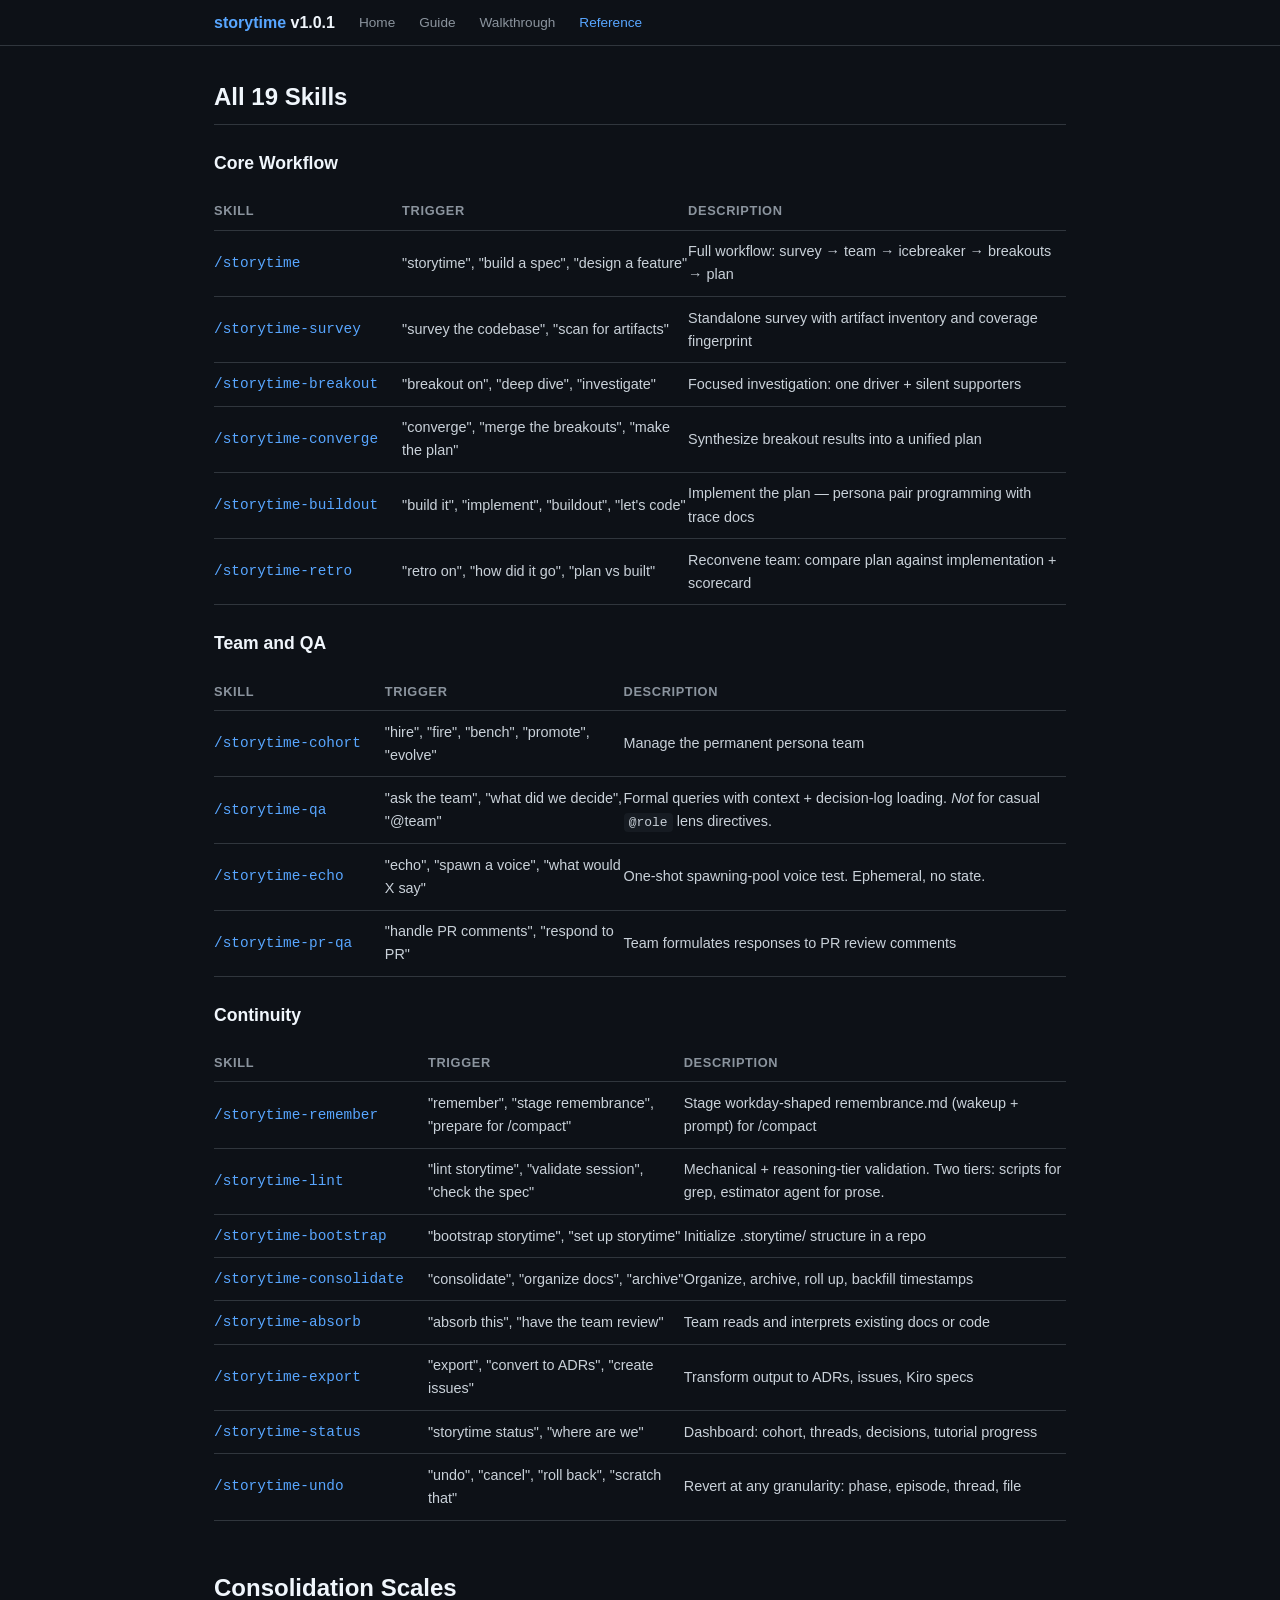
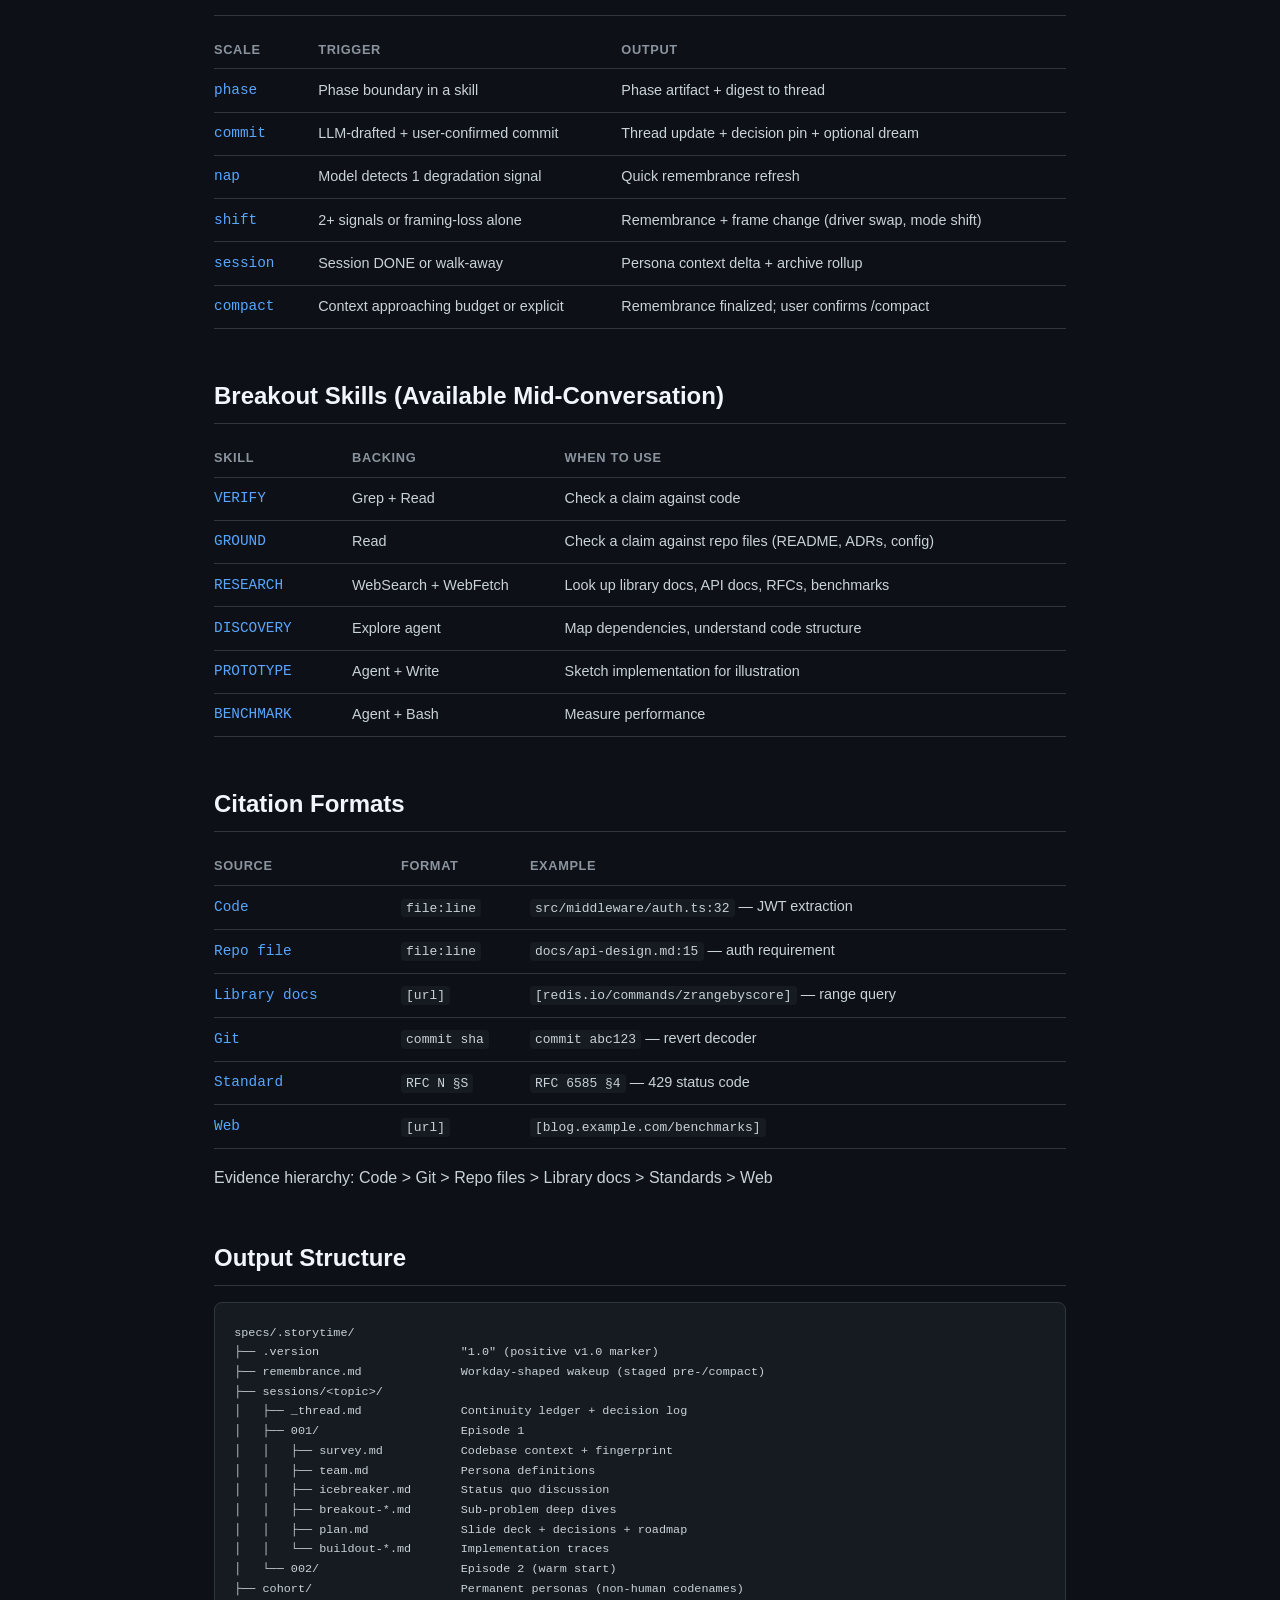
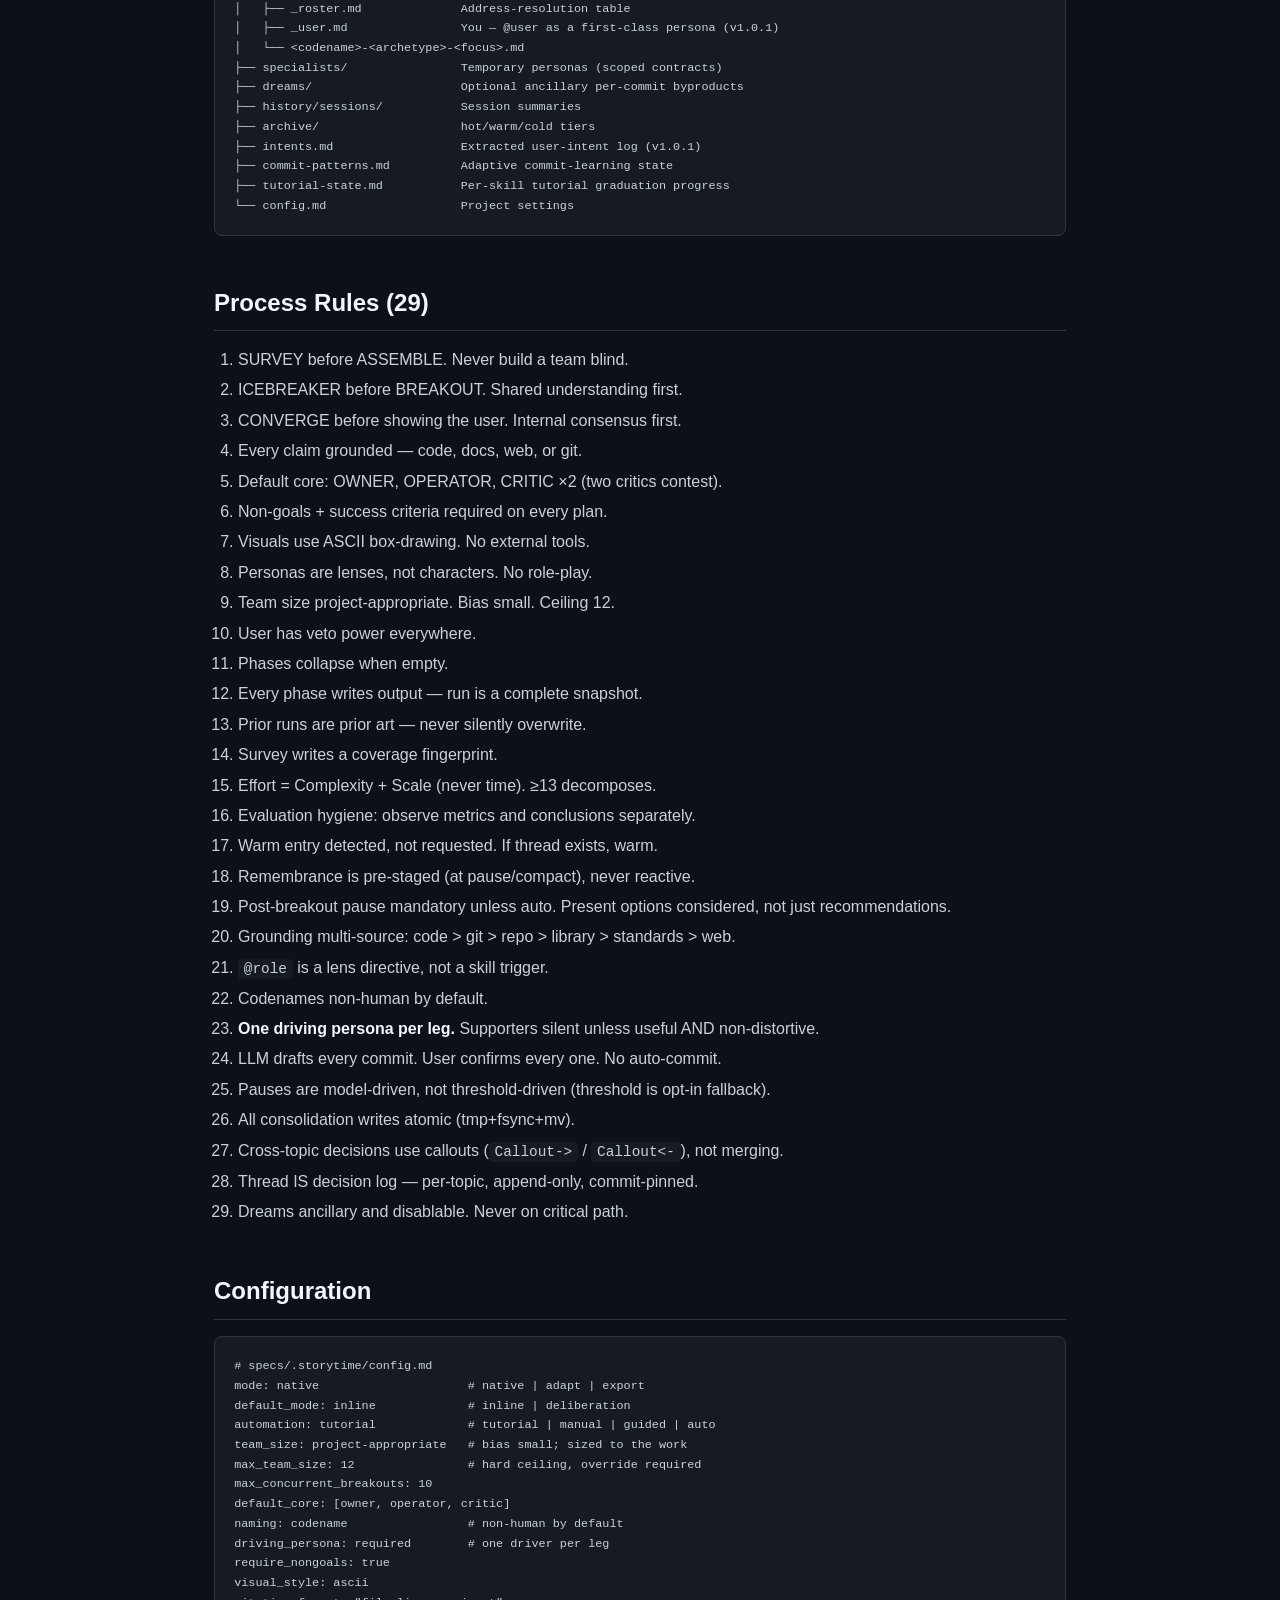
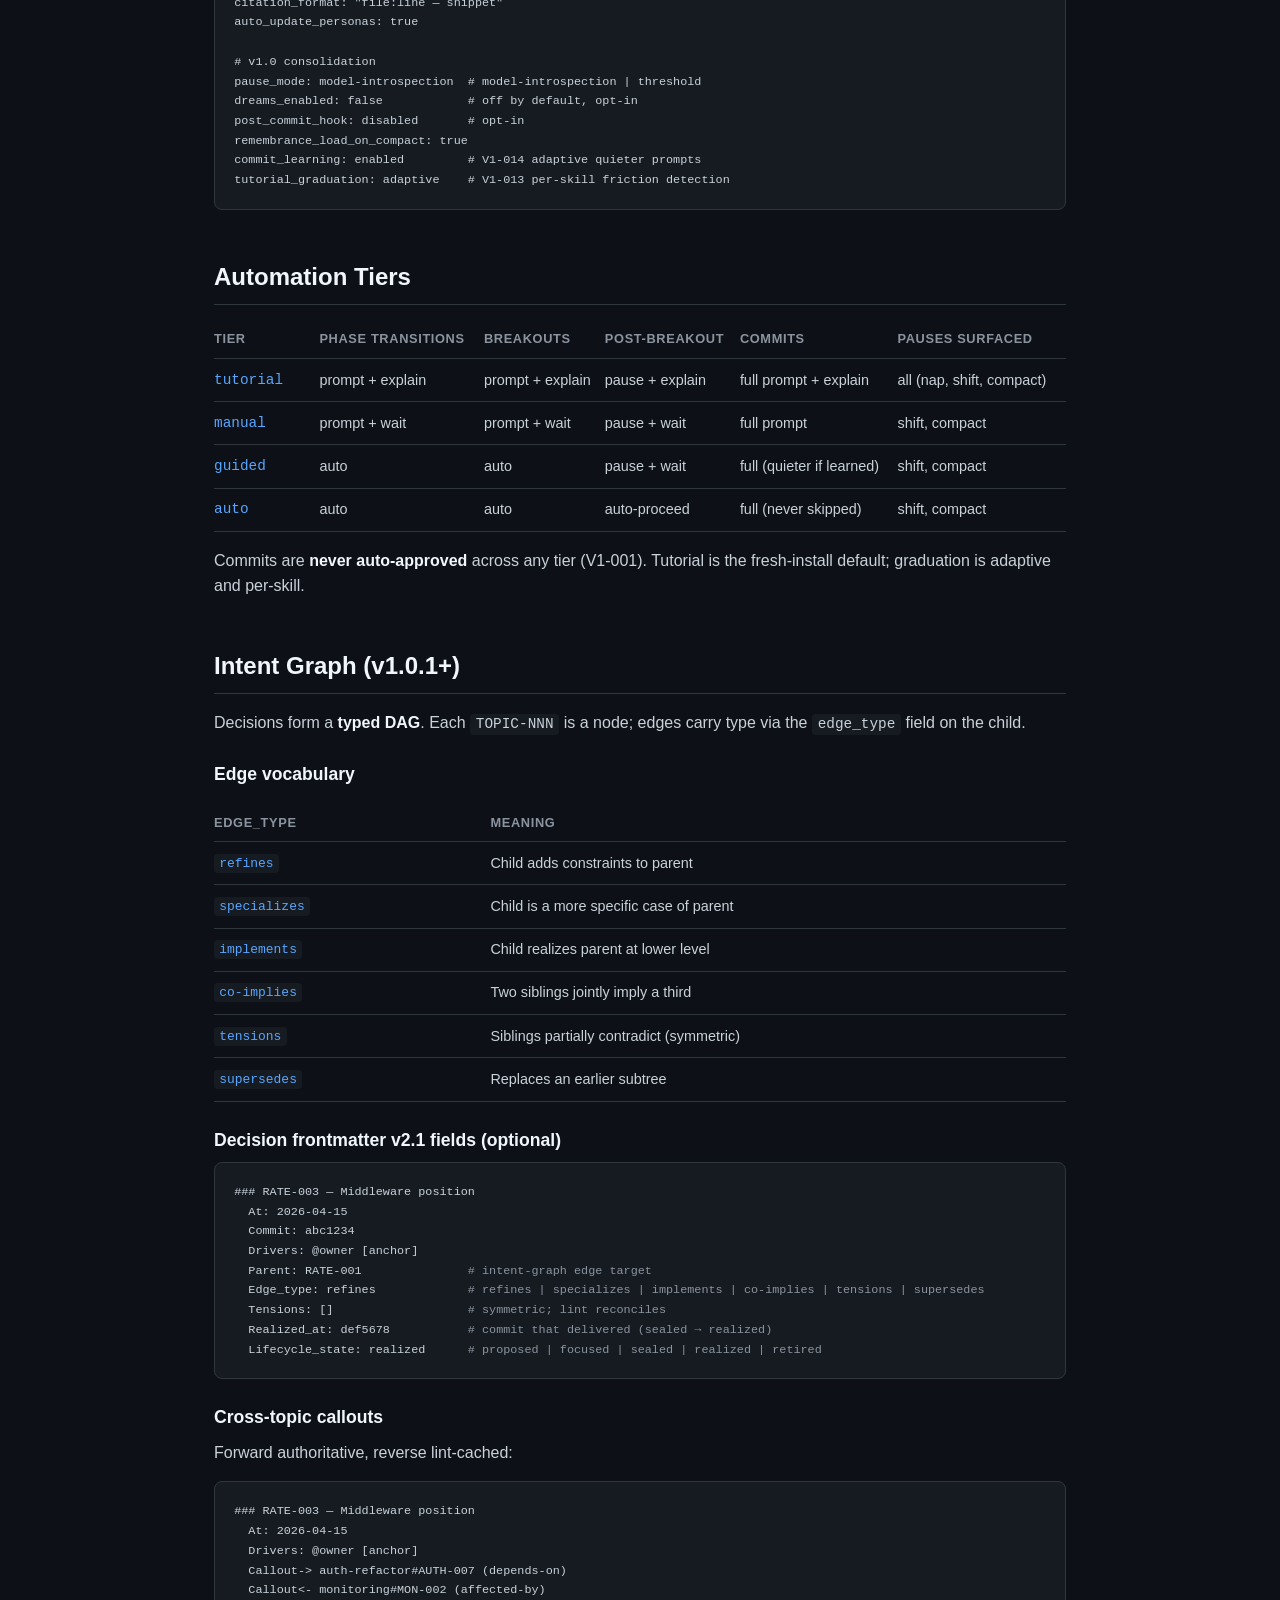
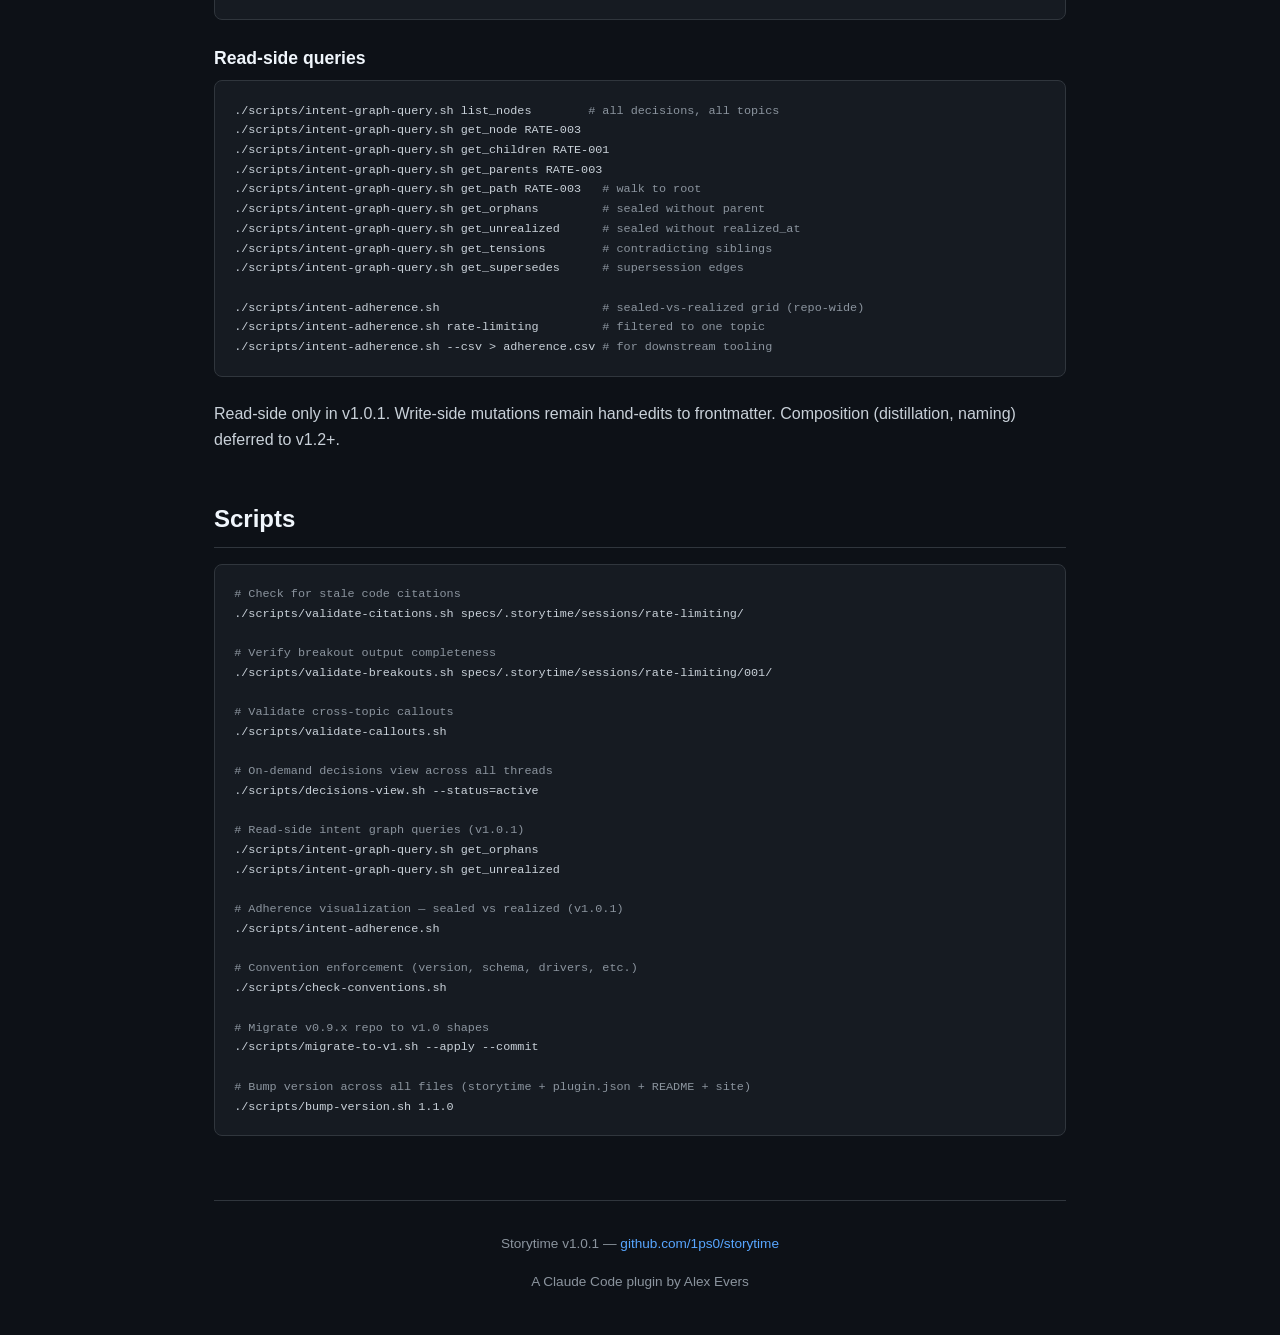
<file: site/reference.html>
<!DOCTYPE html>
<html lang="en">
<head>
<meta charset="utf-8">
<meta name="viewport" content="width=device-width, initial-scale=1">
<title>Storytime Reference — All Skills, Rules, and Formats</title>
<link rel="stylesheet" href="style.css">
</head>
<body>

<nav>
  <div class="container">
        <a class="logo" href="index.html"><span>storytime</span> v1.0.1</a>
    <a href="index.html">Home</a>
    <a href="guide.html">Guide</a>
    <a href="walkthrough.html">Walkthrough</a>
    <a href="reference.html" class="active">Reference</a>
  </div>
</nav>

<div class="container">

<h2 style="margin-top: 2rem;">All 19 Skills</h2>

<h3>Core Workflow</h3>
<table class="skill-table">
  <tr><th>Skill</th><th>Trigger</th><th>Description</th></tr>
  <tr><td>/storytime</td><td>"storytime", "build a spec", "design a feature"</td><td>Full workflow: survey &rarr; team &rarr; icebreaker &rarr; breakouts &rarr; plan</td></tr>
  <tr><td>/storytime-survey</td><td>"survey the codebase", "scan for artifacts"</td><td>Standalone survey with artifact inventory and coverage fingerprint</td></tr>
  <tr><td>/storytime-breakout</td><td>"breakout on", "deep dive", "investigate"</td><td>Focused investigation: one driver + silent supporters</td></tr>
  <tr><td>/storytime-converge</td><td>"converge", "merge the breakouts", "make the plan"</td><td>Synthesize breakout results into a unified plan</td></tr>
  <tr><td>/storytime-buildout</td><td>"build it", "implement", "buildout", "let's code"</td><td>Implement the plan &mdash; persona pair programming with trace docs</td></tr>
  <tr><td>/storytime-retro</td><td>"retro on", "how did it go", "plan vs built"</td><td>Reconvene team: compare plan against implementation + scorecard</td></tr>
</table>

<h3>Team and QA</h3>
<table class="skill-table">
  <tr><th>Skill</th><th>Trigger</th><th>Description</th></tr>
  <tr><td>/storytime-cohort</td><td>"hire", "fire", "bench", "promote", "evolve"</td><td>Manage the permanent persona team</td></tr>
  <tr><td>/storytime-qa</td><td>"ask the team", "what did we decide", "@team"</td><td>Formal queries with context + decision-log loading. <em>Not</em> for casual <code>@role</code> lens directives.</td></tr>
  <tr><td>/storytime-echo</td><td>"echo", "spawn a voice", "what would X say"</td><td>One-shot spawning-pool voice test. Ephemeral, no state.</td></tr>
  <tr><td>/storytime-pr-qa</td><td>"handle PR comments", "respond to PR"</td><td>Team formulates responses to PR review comments</td></tr>
</table>

<h3>Continuity</h3>
<table class="skill-table">
  <tr><th>Skill</th><th>Trigger</th><th>Description</th></tr>
  <tr><td>/storytime-remember</td><td>"remember", "stage remembrance", "prepare for /compact"</td><td>Stage workday-shaped remembrance.md (wakeup + prompt) for /compact</td></tr>
  <tr><td>/storytime-lint</td><td>"lint storytime", "validate session", "check the spec"</td><td>Mechanical + reasoning-tier validation. Two tiers: scripts for grep, estimator agent for prose.</td></tr>
  <tr><td>/storytime-bootstrap</td><td>"bootstrap storytime", "set up storytime"</td><td>Initialize .storytime/ structure in a repo</td></tr>
  <tr><td>/storytime-consolidate</td><td>"consolidate", "organize docs", "archive"</td><td>Organize, archive, roll up, backfill timestamps</td></tr>
  <tr><td>/storytime-absorb</td><td>"absorb this", "have the team review"</td><td>Team reads and interprets existing docs or code</td></tr>
  <tr><td>/storytime-export</td><td>"export", "convert to ADRs", "create issues"</td><td>Transform output to ADRs, issues, Kiro specs</td></tr>
  <tr><td>/storytime-status</td><td>"storytime status", "where are we"</td><td>Dashboard: cohort, threads, decisions, tutorial progress</td></tr>
  <tr><td>/storytime-undo</td><td>"undo", "cancel", "roll back", "scratch that"</td><td>Revert at any granularity: phase, episode, thread, file</td></tr>
</table>

<h2>Consolidation Scales</h2>

<table class="skill-table">
  <tr><th>Scale</th><th>Trigger</th><th>Output</th></tr>
  <tr><td>phase</td><td>Phase boundary in a skill</td><td>Phase artifact + digest to thread</td></tr>
  <tr><td>commit</td><td>LLM-drafted + user-confirmed commit</td><td>Thread update + decision pin + optional dream</td></tr>
  <tr><td>nap</td><td>Model detects 1 degradation signal</td><td>Quick remembrance refresh</td></tr>
  <tr><td>shift</td><td>2+ signals or framing-loss alone</td><td>Remembrance + frame change (driver swap, mode shift)</td></tr>
  <tr><td>session</td><td>Session DONE or walk-away</td><td>Persona context delta + archive rollup</td></tr>
  <tr><td>compact</td><td>Context approaching budget or explicit</td><td>Remembrance finalized; user confirms /compact</td></tr>
</table>

<h2>Breakout Skills (Available Mid-Conversation)</h2>

<table class="skill-table">
  <tr><th>Skill</th><th>Backing</th><th>When to use</th></tr>
  <tr><td>VERIFY</td><td>Grep + Read</td><td>Check a claim against code</td></tr>
  <tr><td>GROUND</td><td>Read</td><td>Check a claim against repo files (README, ADRs, config)</td></tr>
  <tr><td>RESEARCH</td><td>WebSearch + WebFetch</td><td>Look up library docs, API docs, RFCs, benchmarks</td></tr>
  <tr><td>DISCOVERY</td><td>Explore agent</td><td>Map dependencies, understand code structure</td></tr>
  <tr><td>PROTOTYPE</td><td>Agent + Write</td><td>Sketch implementation for illustration</td></tr>
  <tr><td>BENCHMARK</td><td>Agent + Bash</td><td>Measure performance</td></tr>
</table>

<h2>Citation Formats</h2>

<table class="skill-table">
  <tr><th>Source</th><th>Format</th><th>Example</th></tr>
  <tr><td>Code</td><td><code>file:line</code></td><td><code>src/middleware/auth.ts:32</code> &mdash; JWT extraction</td></tr>
  <tr><td>Repo file</td><td><code>file:line</code></td><td><code>docs/api-design.md:15</code> &mdash; auth requirement</td></tr>
  <tr><td>Library docs</td><td><code>[url]</code></td><td><code>[redis.io/commands/zrangebyscore]</code> &mdash; range query</td></tr>
  <tr><td>Git</td><td><code>commit sha</code></td><td><code>commit abc123</code> &mdash; revert decoder</td></tr>
  <tr><td>Standard</td><td><code>RFC N &sect;S</code></td><td><code>RFC 6585 &sect;4</code> &mdash; 429 status code</td></tr>
  <tr><td>Web</td><td><code>[url]</code></td><td><code>[blog.example.com/benchmarks]</code></td></tr>
</table>

<p>Evidence hierarchy: Code &gt; Git &gt; Repo files &gt; Library docs &gt; Standards &gt; Web</p>

<h2>Output Structure</h2>

<pre><code>specs/.storytime/
&#x251c;&#x2500;&#x2500; .version                    "1.0" (positive v1.0 marker)
&#x251c;&#x2500;&#x2500; remembrance.md              Workday-shaped wakeup (staged pre-/compact)
&#x251c;&#x2500;&#x2500; sessions/&lt;topic&gt;/
&#x2502;   &#x251c;&#x2500;&#x2500; _thread.md              Continuity ledger + decision log
&#x2502;   &#x251c;&#x2500;&#x2500; 001/                    Episode 1
&#x2502;   &#x2502;   &#x251c;&#x2500;&#x2500; survey.md           Codebase context + fingerprint
&#x2502;   &#x2502;   &#x251c;&#x2500;&#x2500; team.md             Persona definitions
&#x2502;   &#x2502;   &#x251c;&#x2500;&#x2500; icebreaker.md       Status quo discussion
&#x2502;   &#x2502;   &#x251c;&#x2500;&#x2500; breakout-*.md       Sub-problem deep dives
&#x2502;   &#x2502;   &#x251c;&#x2500;&#x2500; plan.md             Slide deck + decisions + roadmap
&#x2502;   &#x2502;   &#x2514;&#x2500;&#x2500; buildout-*.md       Implementation traces
&#x2502;   &#x2514;&#x2500;&#x2500; 002/                    Episode 2 (warm start)
&#x251c;&#x2500;&#x2500; cohort/                     Permanent personas (non-human codenames)
&#x2502;   &#x251c;&#x2500;&#x2500; _roster.md              Address-resolution table
&#x2502;   &#x251c;&#x2500;&#x2500; _user.md                You — @user as a first-class persona (v1.0.1)
&#x2502;   &#x2514;&#x2500;&#x2500; &lt;codename&gt;-&lt;archetype&gt;-&lt;focus&gt;.md
&#x251c;&#x2500;&#x2500; specialists/                Temporary personas (scoped contracts)
&#x251c;&#x2500;&#x2500; dreams/                     Optional ancillary per-commit byproducts
&#x251c;&#x2500;&#x2500; history/sessions/           Session summaries
&#x251c;&#x2500;&#x2500; archive/                    hot/warm/cold tiers
&#x251c;&#x2500;&#x2500; intents.md                  Extracted user-intent log (v1.0.1)
&#x251c;&#x2500;&#x2500; commit-patterns.md          Adaptive commit-learning state
&#x251c;&#x2500;&#x2500; tutorial-state.md           Per-skill tutorial graduation progress
&#x2514;&#x2500;&#x2500; config.md                   Project settings</code></pre>

<h2>Process Rules (29)</h2>

<ol>
  <li>SURVEY before ASSEMBLE. Never build a team blind.</li>
  <li>ICEBREAKER before BREAKOUT. Shared understanding first.</li>
  <li>CONVERGE before showing the user. Internal consensus first.</li>
  <li>Every claim grounded &mdash; code, docs, web, or git.</li>
  <li>Default core: OWNER, OPERATOR, CRITIC &times;2 (two critics contest).</li>
  <li>Non-goals + success criteria required on every plan.</li>
  <li>Visuals use ASCII box-drawing. No external tools.</li>
  <li>Personas are lenses, not characters. No role-play.</li>
  <li>Team size project-appropriate. Bias small. Ceiling 12.</li>
  <li>User has veto power everywhere.</li>
  <li>Phases collapse when empty.</li>
  <li>Every phase writes output &mdash; run is a complete snapshot.</li>
  <li>Prior runs are prior art &mdash; never silently overwrite.</li>
  <li>Survey writes a coverage fingerprint.</li>
  <li>Effort = Complexity + Scale (never time). &ge;13 decomposes.</li>
  <li>Evaluation hygiene: observe metrics and conclusions separately.</li>
  <li>Warm entry detected, not requested. If thread exists, warm.</li>
  <li>Remembrance is pre-staged (at pause/compact), never reactive.</li>
  <li>Post-breakout pause mandatory unless auto. Present options considered, not just recommendations.</li>
  <li>Grounding multi-source: code &gt; git &gt; repo &gt; library &gt; standards &gt; web.</li>
  <li><code>@role</code> is a lens directive, not a skill trigger.</li>
  <li>Codenames non-human by default.</li>
  <li><strong>One driving persona per leg.</strong> Supporters silent unless useful AND non-distortive.</li>
  <li>LLM drafts every commit. User confirms every one. No auto-commit.</li>
  <li>Pauses are model-driven, not threshold-driven (threshold is opt-in fallback).</li>
  <li>All consolidation writes atomic (tmp+fsync+mv).</li>
  <li>Cross-topic decisions use callouts (<code>Callout-&gt;</code> / <code>Callout&lt;-</code>), not merging.</li>
  <li>Thread IS decision log &mdash; per-topic, append-only, commit-pinned.</li>
  <li>Dreams ancillary and disablable. Never on critical path.</li>
</ol>

<h2>Configuration</h2>

<pre><code># specs/.storytime/config.md
mode: native                     # native | adapt | export
default_mode: inline             # inline | deliberation
automation: tutorial             # tutorial | manual | guided | auto
team_size: project-appropriate   # bias small; sized to the work
max_team_size: 12                # hard ceiling, override required
max_concurrent_breakouts: 10
default_core: [owner, operator, critic]
naming: codename                 # non-human by default
driving_persona: required        # one driver per leg
require_nongoals: true
visual_style: ascii
citation_format: "file:line — snippet"
auto_update_personas: true

# v1.0 consolidation
pause_mode: model-introspection  # model-introspection | threshold
dreams_enabled: false            # off by default, opt-in
post_commit_hook: disabled       # opt-in
remembrance_load_on_compact: true
commit_learning: enabled         # V1-014 adaptive quieter prompts
tutorial_graduation: adaptive    # V1-013 per-skill friction detection</code></pre>

<h2>Automation Tiers</h2>

<table class="skill-table">
  <tr><th>Tier</th><th>Phase transitions</th><th>Breakouts</th><th>Post-breakout</th><th>Commits</th><th>Pauses surfaced</th></tr>
  <tr><td>tutorial</td><td>prompt + explain</td><td>prompt + explain</td><td>pause + explain</td><td>full prompt + explain</td><td>all (nap, shift, compact)</td></tr>
  <tr><td>manual</td><td>prompt + wait</td><td>prompt + wait</td><td>pause + wait</td><td>full prompt</td><td>shift, compact</td></tr>
  <tr><td>guided</td><td>auto</td><td>auto</td><td>pause + wait</td><td>full (quieter if learned)</td><td>shift, compact</td></tr>
  <tr><td>auto</td><td>auto</td><td>auto</td><td>auto-proceed</td><td>full (never skipped)</td><td>shift, compact</td></tr>
</table>

<p>Commits are <strong>never auto-approved</strong> across any tier (V1-001). Tutorial
is the fresh-install default; graduation is adaptive and per-skill.</p>

<h2>Intent Graph (v1.0.1+)</h2>

<p>Decisions form a <strong>typed DAG</strong>. Each <code>TOPIC-NNN</code> is a node; edges carry
type via the <code>edge_type</code> field on the child.</p>

<h3>Edge vocabulary</h3>
<table class="skill-table">
  <tr><th>edge_type</th><th>Meaning</th></tr>
  <tr><td><code>refines</code></td><td>Child adds constraints to parent</td></tr>
  <tr><td><code>specializes</code></td><td>Child is a more specific case of parent</td></tr>
  <tr><td><code>implements</code></td><td>Child realizes parent at lower level</td></tr>
  <tr><td><code>co-implies</code></td><td>Two siblings jointly imply a third</td></tr>
  <tr><td><code>tensions</code></td><td>Siblings partially contradict (symmetric)</td></tr>
  <tr><td><code>supersedes</code></td><td>Replaces an earlier subtree</td></tr>
</table>

<h3>Decision frontmatter v2.1 fields (optional)</h3>

<pre><code>### RATE-003 — Middleware position
  At: 2026-04-15
  Commit: abc1234
  Drivers: @owner [anchor]
  Parent: RATE-001               <span style="color:var(--text-muted)"># intent-graph edge target</span>
  Edge_type: refines             <span style="color:var(--text-muted)"># refines | specializes | implements | co-implies | tensions | supersedes</span>
  Tensions: []                   <span style="color:var(--text-muted)"># symmetric; lint reconciles</span>
  Realized_at: def5678           <span style="color:var(--text-muted)"># commit that delivered (sealed → realized)</span>
  Lifecycle_state: realized      <span style="color:var(--text-muted)"># proposed | focused | sealed | realized | retired</span></code></pre>

<h3>Cross-topic callouts</h3>

<p>Forward authoritative, reverse lint-cached:</p>

<pre><code>### RATE-003 — Middleware position
  At: 2026-04-15
  Drivers: @owner [anchor]
  Callout-&gt; auth-refactor#AUTH-007 (depends-on)
  Callout&lt;- monitoring#MON-002 (affected-by)</code></pre>

<h3>Read-side queries</h3>

<pre><code>./scripts/intent-graph-query.sh list_nodes        <span style="color:var(--text-muted)"># all decisions, all topics</span>
./scripts/intent-graph-query.sh get_node RATE-003
./scripts/intent-graph-query.sh get_children RATE-001
./scripts/intent-graph-query.sh get_parents RATE-003
./scripts/intent-graph-query.sh get_path RATE-003   <span style="color:var(--text-muted)"># walk to root</span>
./scripts/intent-graph-query.sh get_orphans         <span style="color:var(--text-muted)"># sealed without parent</span>
./scripts/intent-graph-query.sh get_unrealized      <span style="color:var(--text-muted)"># sealed without realized_at</span>
./scripts/intent-graph-query.sh get_tensions        <span style="color:var(--text-muted)"># contradicting siblings</span>
./scripts/intent-graph-query.sh get_supersedes      <span style="color:var(--text-muted)"># supersession edges</span>

./scripts/intent-adherence.sh                       <span style="color:var(--text-muted)"># sealed-vs-realized grid (repo-wide)</span>
./scripts/intent-adherence.sh rate-limiting         <span style="color:var(--text-muted)"># filtered to one topic</span>
./scripts/intent-adherence.sh --csv &gt; adherence.csv <span style="color:var(--text-muted)"># for downstream tooling</span></code></pre>

<p>Read-side only in v1.0.1. Write-side mutations remain hand-edits to
frontmatter. Composition (distillation, naming) deferred to v1.2+.</p>

<h2>Scripts</h2>

<pre><code><span style="color:var(--text-muted)"># Check for stale code citations</span>
./scripts/validate-citations.sh specs/.storytime/sessions/rate-limiting/

<span style="color:var(--text-muted)"># Verify breakout output completeness</span>
./scripts/validate-breakouts.sh specs/.storytime/sessions/rate-limiting/001/

<span style="color:var(--text-muted)"># Validate cross-topic callouts</span>
./scripts/validate-callouts.sh

<span style="color:var(--text-muted)"># On-demand decisions view across all threads</span>
./scripts/decisions-view.sh --status=active

<span style="color:var(--text-muted)"># Read-side intent graph queries (v1.0.1)</span>
./scripts/intent-graph-query.sh get_orphans
./scripts/intent-graph-query.sh get_unrealized

<span style="color:var(--text-muted)"># Adherence visualization — sealed vs realized (v1.0.1)</span>
./scripts/intent-adherence.sh

<span style="color:var(--text-muted)"># Convention enforcement (version, schema, drivers, etc.)</span>
./scripts/check-conventions.sh

<span style="color:var(--text-muted)"># Migrate v0.9.x repo to v1.0 shapes</span>
./scripts/migrate-to-v1.sh --apply --commit

<span style="color:var(--text-muted)"># Bump version across all files (storytime + plugin.json + README + site)</span>
./scripts/bump-version.sh 1.1.0</code></pre>

</div>

<div class="container">
<div class="footer">
  <p>Storytime v1.0.1 &mdash; <a href="https://github.com/1ps0/storytime">github.com/1ps0/storytime</a></p>
  <p style="margin-top: 0.5rem">A Claude Code plugin by Alex Evers</p>
</div>
</div>

</body>
</html>
</file>
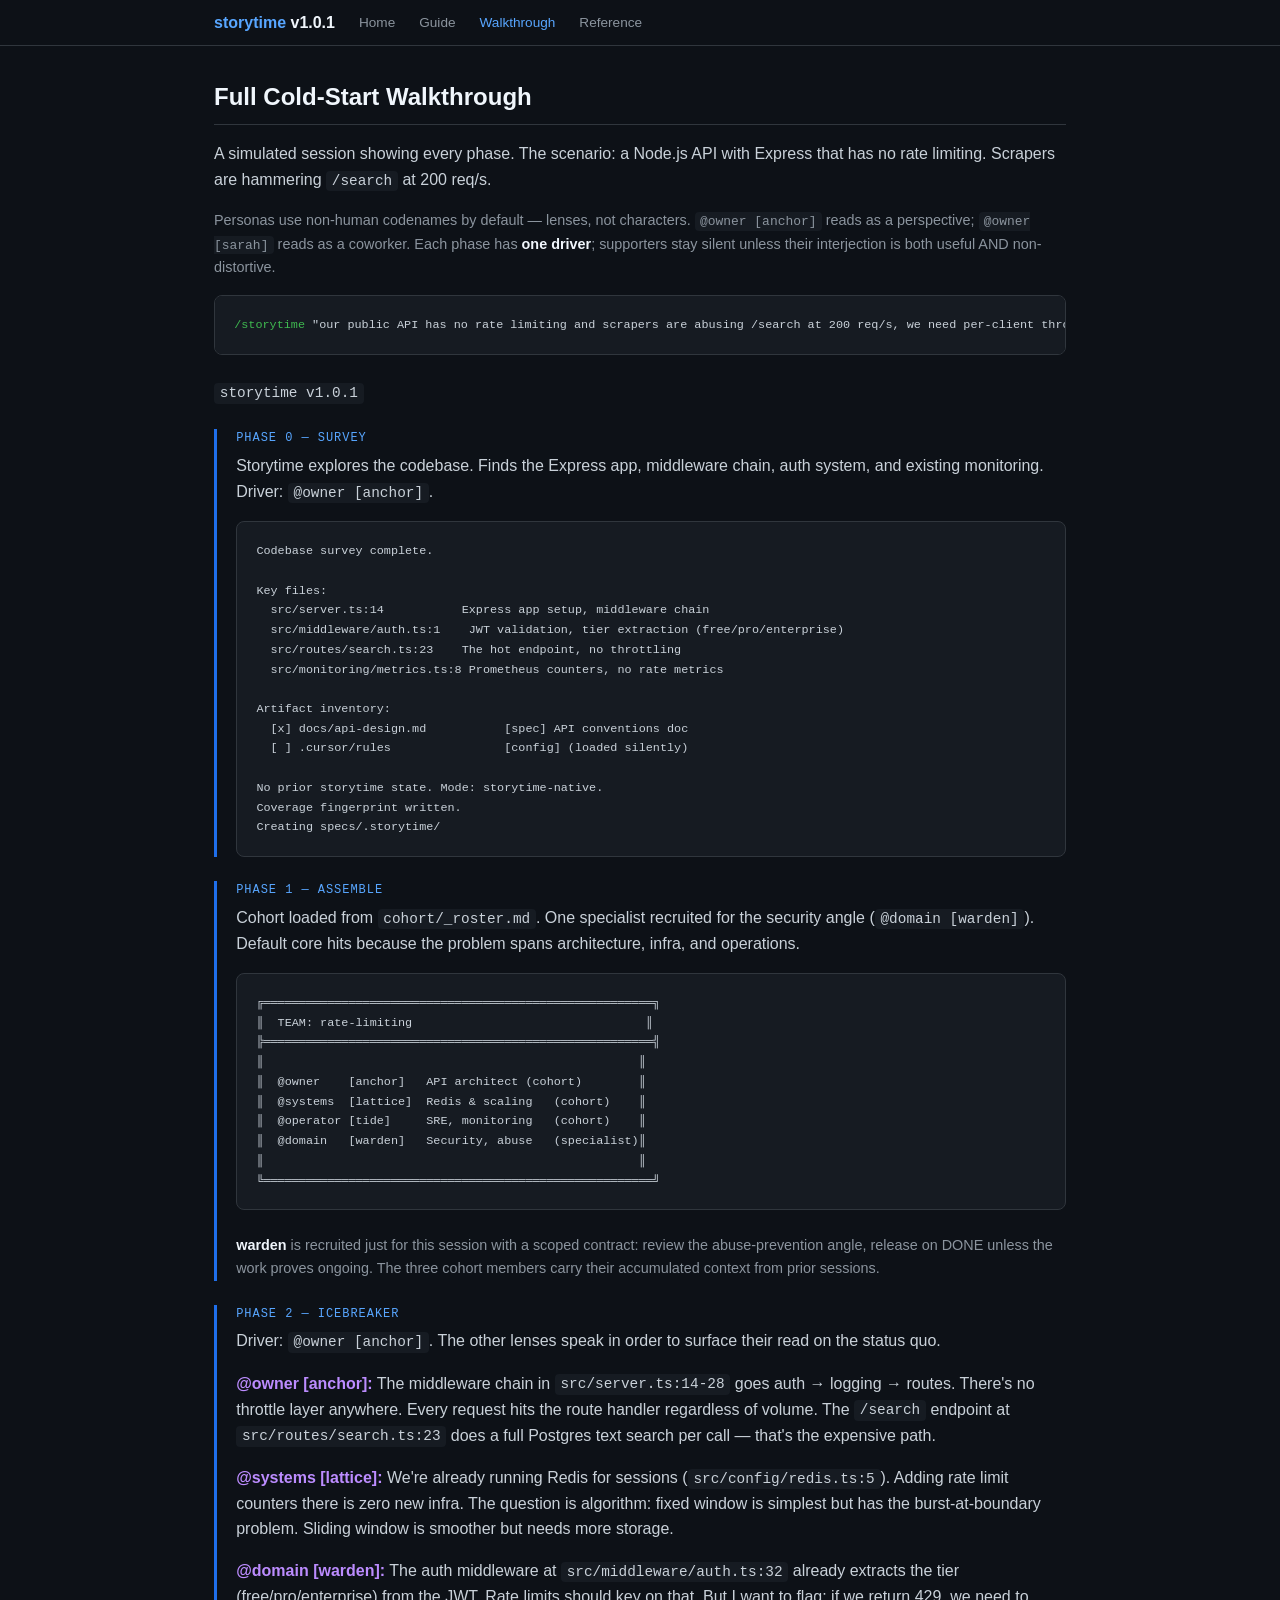
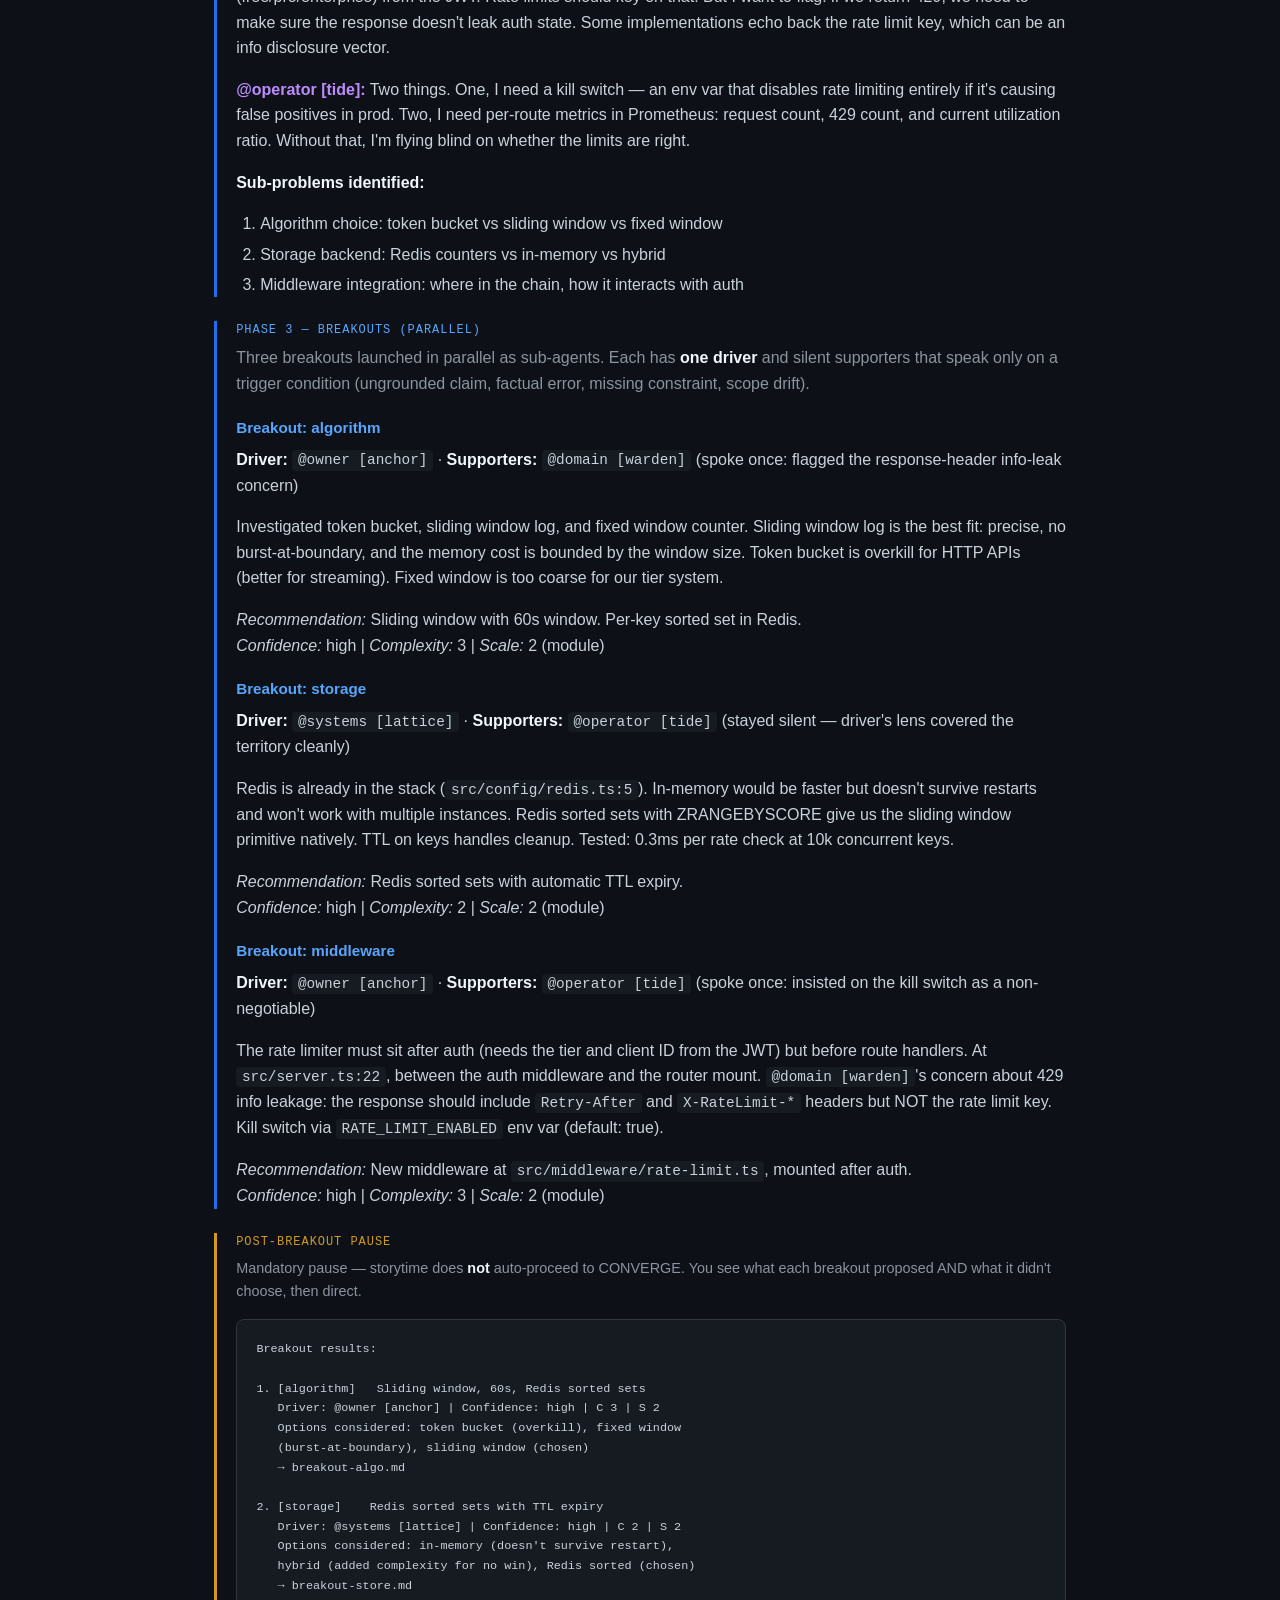
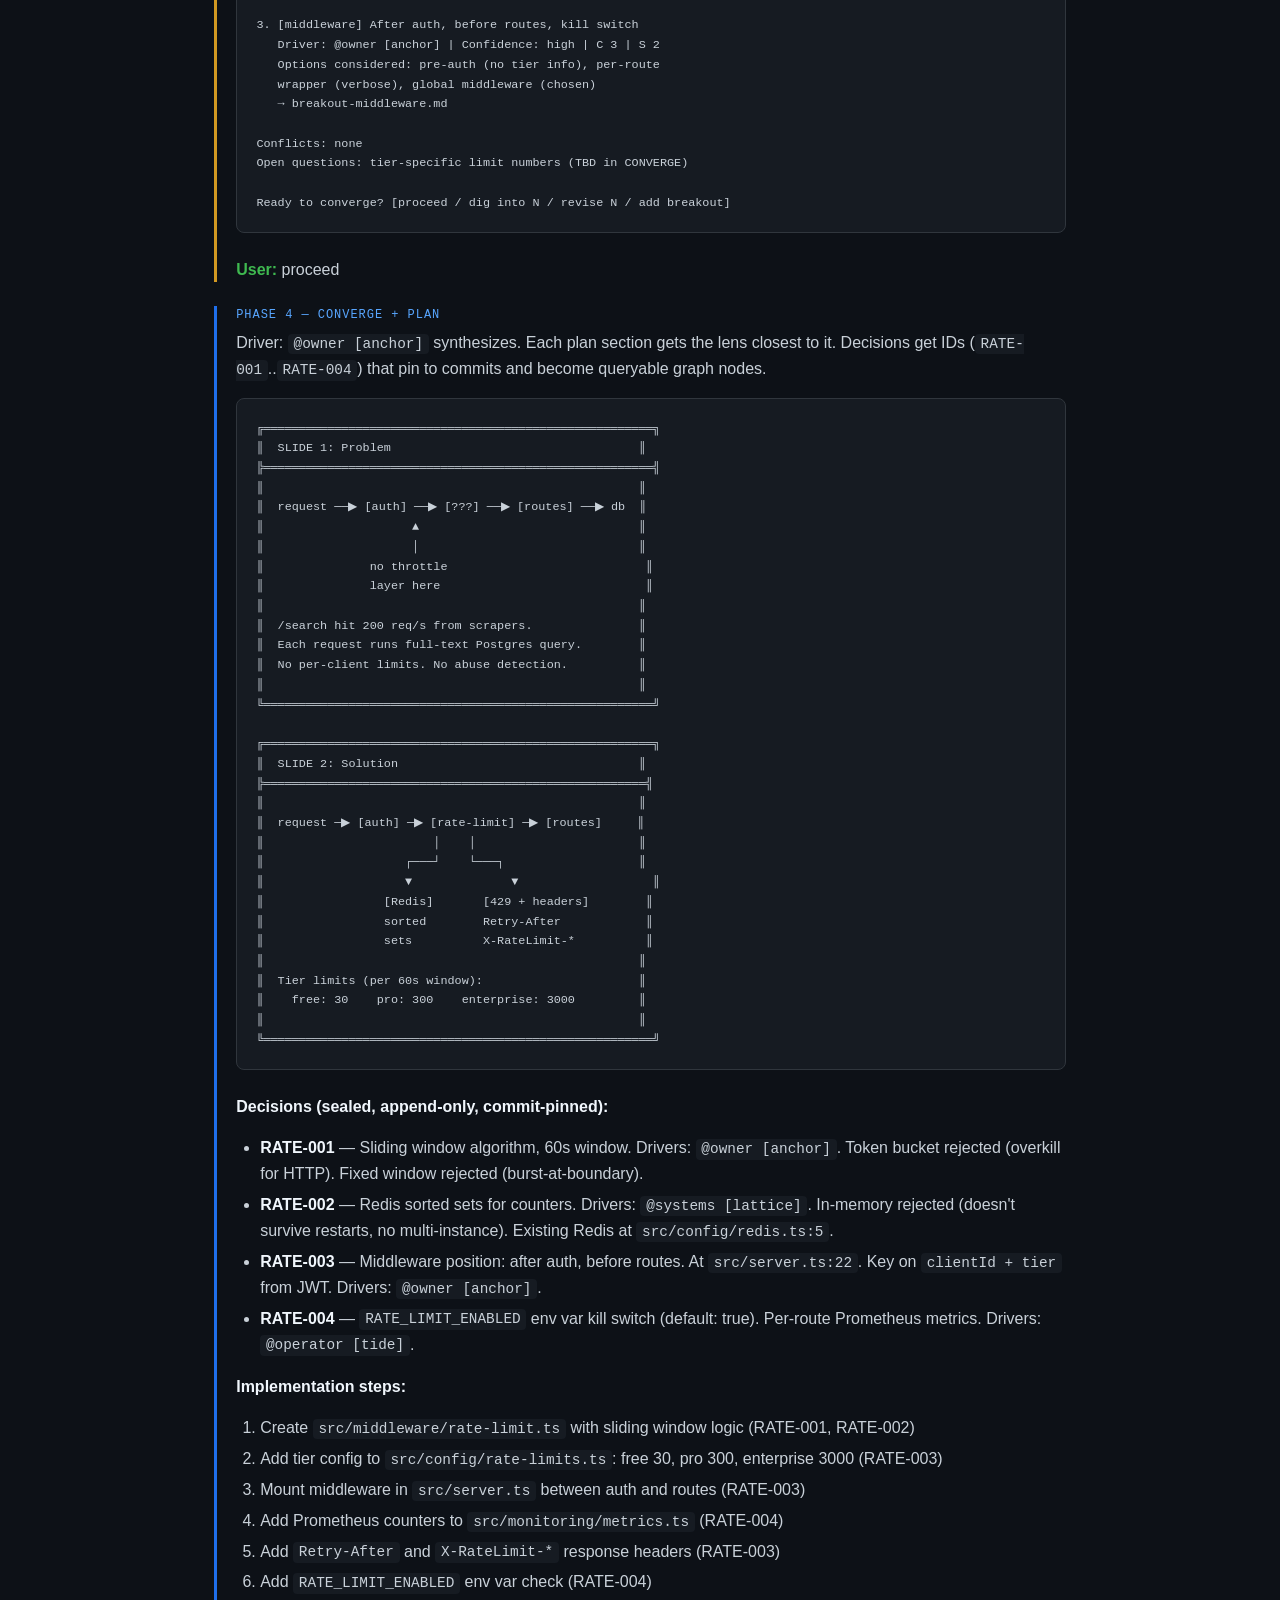
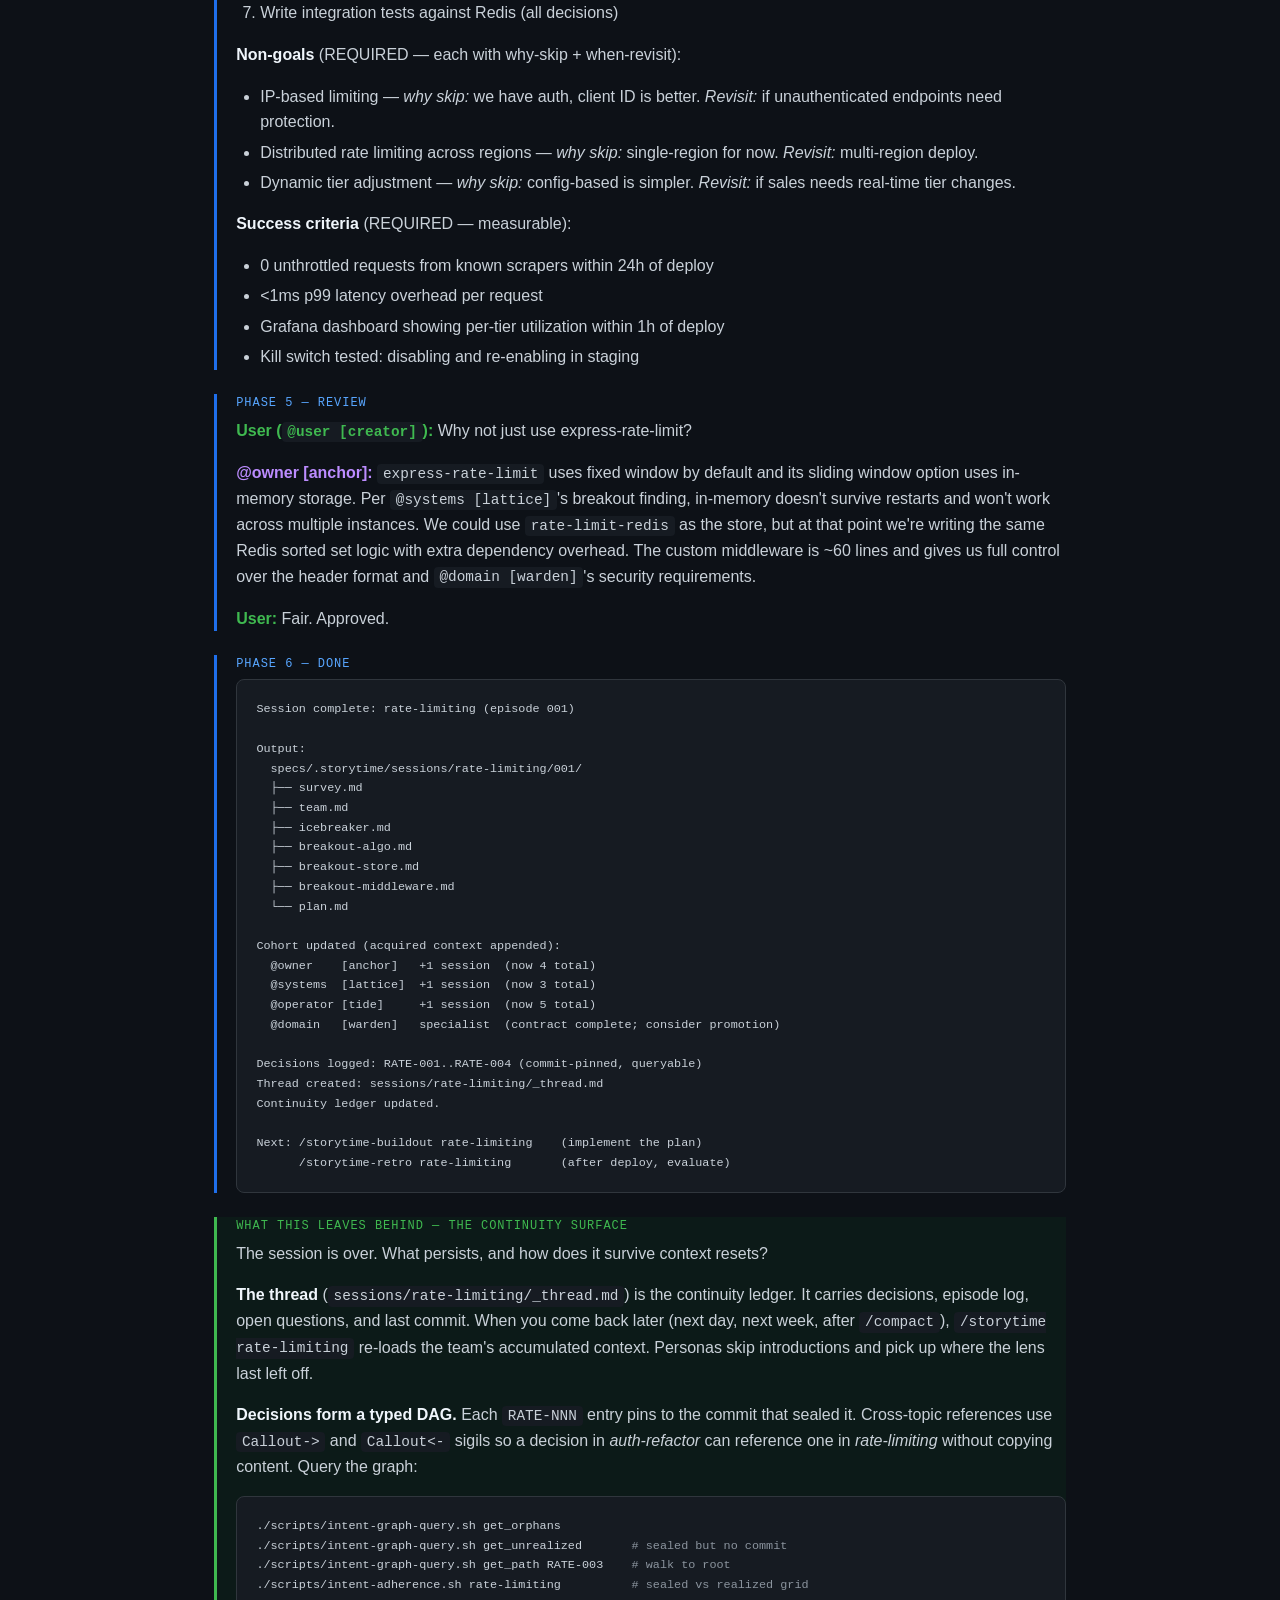
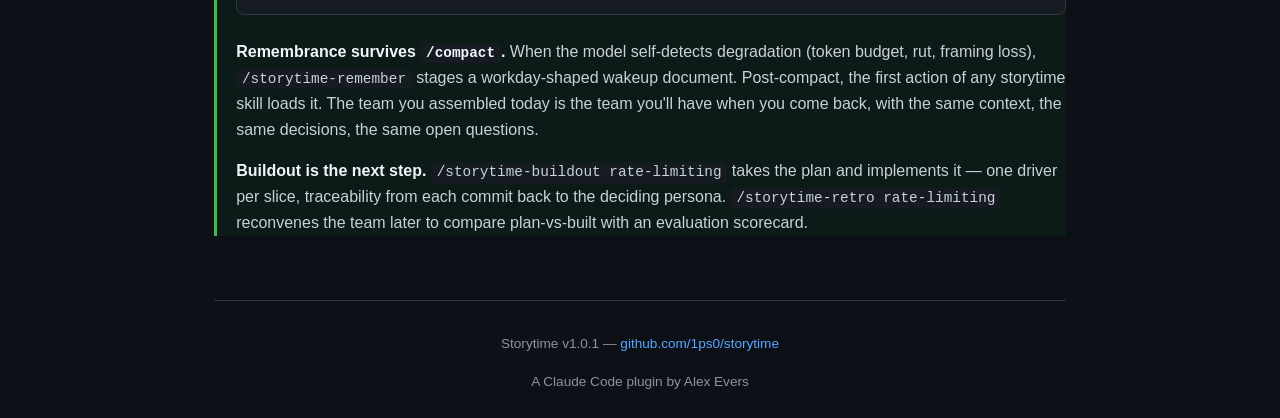
<file: site/walkthrough.html>
<!DOCTYPE html>
<html lang="en">
<head>
<meta charset="utf-8">
<meta name="viewport" content="width=device-width, initial-scale=1">
<title>Storytime Walkthrough — Full Cold-Start Session</title>
<link rel="stylesheet" href="style.css">
</head>
<body>

<nav>
  <div class="container">
        <a class="logo" href="index.html"><span>storytime</span> v1.0.1</a>
    <a href="index.html">Home</a>
    <a href="guide.html">Guide</a>
    <a href="walkthrough.html" class="active">Walkthrough</a>
    <a href="reference.html">Reference</a>
  </div>
</nav>

<div class="container">
<h2 style="margin-top: 2rem;">Full Cold-Start Walkthrough</h2>

<p>A simulated session showing every phase. The scenario: a Node.js API with
Express that has no rate limiting. Scrapers are hammering <code>/search</code> at
200 req/s.</p>

<p style="color: var(--text-muted); font-size: 0.9rem;">
Personas use non-human codenames by default &mdash; lenses, not characters.
<code>@owner [anchor]</code> reads as a perspective; <code>@owner [sarah]</code> reads as a coworker.
Each phase has <strong>one driver</strong>; supporters stay silent unless their interjection
is both useful AND non-distortive.
</p>

<pre><code><span style="color:var(--green)">/storytime</span> "our public API has no rate limiting and scrapers are abusing /search at 200 req/s, we need per-client throttling that respects our auth tier system"</code></pre>

<p><code>storytime v1.0.1</code></p>

<!-- SURVEY -->
<div class="wt-phase">
<div class="wt-label">Phase 0 &mdash; Survey</div>

<p>Storytime explores the codebase. Finds the Express app, middleware chain,
auth system, and existing monitoring. Driver: <code>@owner [anchor]</code>.</p>

<pre><code>Codebase survey complete.

Key files:
  src/server.ts:14           Express app setup, middleware chain
  src/middleware/auth.ts:1    JWT validation, tier extraction (free/pro/enterprise)
  src/routes/search.ts:23    The hot endpoint, no throttling
  src/monitoring/metrics.ts:8 Prometheus counters, no rate metrics

Artifact inventory:
  [x] docs/api-design.md           [spec] API conventions doc
  [ ] .cursor/rules                [config] (loaded silently)

No prior storytime state. Mode: storytime-native.
Coverage fingerprint written.
Creating specs/.storytime/</code></pre>
</div>

<!-- ASSEMBLE -->
<div class="wt-phase">
<div class="wt-label">Phase 1 &mdash; Assemble</div>

<p>Cohort loaded from <code>cohort/_roster.md</code>. One specialist recruited for the
security angle (<code>@domain [warden]</code>). Default core hits because the problem
spans architecture, infra, and operations.</p>

<pre><code>&#x2554;&#x2550;&#x2550;&#x2550;&#x2550;&#x2550;&#x2550;&#x2550;&#x2550;&#x2550;&#x2550;&#x2550;&#x2550;&#x2550;&#x2550;&#x2550;&#x2550;&#x2550;&#x2550;&#x2550;&#x2550;&#x2550;&#x2550;&#x2550;&#x2550;&#x2550;&#x2550;&#x2550;&#x2550;&#x2550;&#x2550;&#x2550;&#x2550;&#x2550;&#x2550;&#x2550;&#x2550;&#x2550;&#x2550;&#x2550;&#x2550;&#x2550;&#x2550;&#x2550;&#x2550;&#x2550;&#x2550;&#x2550;&#x2550;&#x2550;&#x2550;&#x2550;&#x2550;&#x2550;&#x2550;&#x2550;&#x2557;
&#x2551;  TEAM: rate-limiting                                 &#x2551;
&#x2560;&#x2550;&#x2550;&#x2550;&#x2550;&#x2550;&#x2550;&#x2550;&#x2550;&#x2550;&#x2550;&#x2550;&#x2550;&#x2550;&#x2550;&#x2550;&#x2550;&#x2550;&#x2550;&#x2550;&#x2550;&#x2550;&#x2550;&#x2550;&#x2550;&#x2550;&#x2550;&#x2550;&#x2550;&#x2550;&#x2550;&#x2550;&#x2550;&#x2550;&#x2550;&#x2550;&#x2550;&#x2550;&#x2550;&#x2550;&#x2550;&#x2550;&#x2550;&#x2550;&#x2550;&#x2550;&#x2550;&#x2550;&#x2550;&#x2550;&#x2550;&#x2550;&#x2550;&#x2550;&#x2550;&#x2550;&#x2563;
&#x2551;                                                     &#x2551;
&#x2551;  @owner    [anchor]   API architect (cohort)        &#x2551;
&#x2551;  @systems  [lattice]  Redis & scaling   (cohort)    &#x2551;
&#x2551;  @operator [tide]     SRE, monitoring   (cohort)    &#x2551;
&#x2551;  @domain   [warden]   Security, abuse   (specialist)&#x2551;
&#x2551;                                                     &#x2551;
&#x255a;&#x2550;&#x2550;&#x2550;&#x2550;&#x2550;&#x2550;&#x2550;&#x2550;&#x2550;&#x2550;&#x2550;&#x2550;&#x2550;&#x2550;&#x2550;&#x2550;&#x2550;&#x2550;&#x2550;&#x2550;&#x2550;&#x2550;&#x2550;&#x2550;&#x2550;&#x2550;&#x2550;&#x2550;&#x2550;&#x2550;&#x2550;&#x2550;&#x2550;&#x2550;&#x2550;&#x2550;&#x2550;&#x2550;&#x2550;&#x2550;&#x2550;&#x2550;&#x2550;&#x2550;&#x2550;&#x2550;&#x2550;&#x2550;&#x2550;&#x2550;&#x2550;&#x2550;&#x2550;&#x2550;&#x2550;&#x255d;</code></pre>

<p style="color: var(--text-muted); font-size: 0.9rem;">
<strong>warden</strong> is recruited just for this session with a scoped contract: review the
abuse-prevention angle, release on DONE unless the work proves ongoing. The
three cohort members carry their accumulated context from prior sessions.
</p>
</div>

<!-- ICEBREAKER -->
<div class="wt-phase">
<div class="wt-label">Phase 2 &mdash; Icebreaker</div>

<p>Driver: <code>@owner [anchor]</code>. The other lenses speak in order to surface their
read on the status quo.</p>

<p><span class="wt-persona">@owner [anchor]:</span> The middleware chain in <code>src/server.ts:14-28</code>
goes auth &rarr; logging &rarr; routes. There's no throttle layer anywhere. Every
request hits the route handler regardless of volume. The <code>/search</code> endpoint
at <code>src/routes/search.ts:23</code> does a full Postgres text search per call &mdash;
that's the expensive path.</p>

<p><span class="wt-persona">@systems [lattice]:</span> We're already running Redis for
sessions (<code>src/config/redis.ts:5</code>). Adding rate limit counters there is zero new
infra. The question is algorithm: fixed window is simplest but has the
burst-at-boundary problem. Sliding window is smoother but needs more storage.</p>

<p><span class="wt-persona">@domain [warden]:</span> The auth middleware at
<code>src/middleware/auth.ts:32</code> already extracts the tier (free/pro/enterprise) from
the JWT. Rate limits should key on that. But I want to flag: if we return 429,
we need to make sure the response doesn't leak auth state. Some implementations
echo back the rate limit key, which can be an info disclosure vector.</p>

<p><span class="wt-persona">@operator [tide]:</span> Two things. One, I need a kill
switch &mdash; an env var that disables rate limiting entirely if it's causing
false positives in prod. Two, I need per-route metrics in Prometheus: request
count, 429 count, and current utilization ratio. Without that, I'm flying blind
on whether the limits are right.</p>

<p><strong>Sub-problems identified:</strong></p>
<ol>
  <li>Algorithm choice: token bucket vs sliding window vs fixed window</li>
  <li>Storage backend: Redis counters vs in-memory vs hybrid</li>
  <li>Middleware integration: where in the chain, how it interacts with auth</li>
</ol>
</div>

<!-- BREAKOUT -->
<div class="wt-phase">
<div class="wt-label">Phase 3 &mdash; Breakouts (parallel)</div>

<p><span class="wt-muted">Three breakouts launched in parallel as sub-agents. Each has
<strong>one driver</strong> and silent supporters that speak only on a trigger condition
(ungrounded claim, factual error, missing constraint, scope drift).</span></p>

<h4>Breakout: algorithm</h4>
<p><strong>Driver:</strong> <code>@owner [anchor]</code> &middot; <strong>Supporters:</strong> <code>@domain [warden]</code>
(spoke once: flagged the response-header info-leak concern)</p>
<p>Investigated token bucket, sliding window log, and fixed window counter.
Sliding window log is the best fit: precise, no burst-at-boundary, and the
memory cost is bounded by the window size. Token bucket is overkill for HTTP
APIs (better for streaming). Fixed window is too coarse for our tier system.</p>
<p><em>Recommendation:</em> Sliding window with 60s window. Per-key sorted set in Redis.
<br><em>Confidence:</em> high | <em>Complexity:</em> 3 | <em>Scale:</em> 2 (module)</p>

<h4>Breakout: storage</h4>
<p><strong>Driver:</strong> <code>@systems [lattice]</code> &middot; <strong>Supporters:</strong> <code>@operator [tide]</code>
(stayed silent &mdash; driver's lens covered the territory cleanly)</p>
<p>Redis is already in the stack (<code>src/config/redis.ts:5</code>). In-memory would be
faster but doesn't survive restarts and won't work with multiple instances.
Redis sorted sets with ZRANGEBYSCORE give us the sliding window primitive natively.
TTL on keys handles cleanup. Tested: 0.3ms per rate check at 10k concurrent keys.</p>
<p><em>Recommendation:</em> Redis sorted sets with automatic TTL expiry.
<br><em>Confidence:</em> high | <em>Complexity:</em> 2 | <em>Scale:</em> 2 (module)</p>

<h4>Breakout: middleware</h4>
<p><strong>Driver:</strong> <code>@owner [anchor]</code> &middot; <strong>Supporters:</strong> <code>@operator [tide]</code>
(spoke once: insisted on the kill switch as a non-negotiable)</p>
<p>The rate limiter must sit after auth (needs the tier and client ID from the JWT)
but before route handlers. At <code>src/server.ts:22</code>, between the auth middleware
and the router mount. <code>@domain [warden]</code>'s concern about 429 info leakage: the
response should include <code>Retry-After</code> and <code>X-RateLimit-*</code> headers but NOT the
rate limit key. Kill switch via <code>RATE_LIMIT_ENABLED</code> env var (default: true).</p>
<p><em>Recommendation:</em> New middleware at <code>src/middleware/rate-limit.ts</code>, mounted after auth.
<br><em>Confidence:</em> high | <em>Complexity:</em> 3 | <em>Scale:</em> 2 (module)</p>
</div>

<!-- POST-BREAKOUT PAUSE -->
<div class="wt-phase pause">
<div class="wt-label">Post-Breakout Pause</div>

<p style="color: var(--text-muted); font-size: 0.9rem;">
Mandatory pause &mdash; storytime does <strong>not</strong> auto-proceed to CONVERGE.
You see what each breakout proposed AND what it didn't choose, then direct.
</p>

<pre><code>Breakout results:

1. [algorithm]   Sliding window, 60s, Redis sorted sets
   Driver: @owner [anchor] | Confidence: high | C 3 | S 2
   Options considered: token bucket (overkill), fixed window
   (burst-at-boundary), sliding window (chosen)
   &#x2192; breakout-algo.md

2. [storage]    Redis sorted sets with TTL expiry
   Driver: @systems [lattice] | Confidence: high | C 2 | S 2
   Options considered: in-memory (doesn't survive restart),
   hybrid (added complexity for no win), Redis sorted (chosen)
   &#x2192; breakout-store.md

3. [middleware] After auth, before routes, kill switch
   Driver: @owner [anchor] | Confidence: high | C 3 | S 2
   Options considered: pre-auth (no tier info), per-route
   wrapper (verbose), global middleware (chosen)
   &#x2192; breakout-middleware.md

Conflicts: none
Open questions: tier-specific limit numbers (TBD in CONVERGE)

Ready to converge? [proceed / dig into N / revise N / add breakout]</code></pre>

<p><span class="wt-user">User:</span> proceed</p>
</div>

<!-- CONVERGE -->
<div class="wt-phase">
<div class="wt-label">Phase 4 &mdash; Converge + Plan</div>

<p>Driver: <code>@owner [anchor]</code> synthesizes. Each plan section gets the lens closest
to it. Decisions get IDs (<code>RATE-001</code>..<code>RATE-004</code>) that pin to commits and
become queryable graph nodes.</p>

<pre><code>&#x2554;&#x2550;&#x2550;&#x2550;&#x2550;&#x2550;&#x2550;&#x2550;&#x2550;&#x2550;&#x2550;&#x2550;&#x2550;&#x2550;&#x2550;&#x2550;&#x2550;&#x2550;&#x2550;&#x2550;&#x2550;&#x2550;&#x2550;&#x2550;&#x2550;&#x2550;&#x2550;&#x2550;&#x2550;&#x2550;&#x2550;&#x2550;&#x2550;&#x2550;&#x2550;&#x2550;&#x2550;&#x2550;&#x2550;&#x2550;&#x2550;&#x2550;&#x2550;&#x2550;&#x2550;&#x2550;&#x2550;&#x2550;&#x2550;&#x2550;&#x2550;&#x2550;&#x2550;&#x2550;&#x2550;&#x2550;&#x2557;
&#x2551;  SLIDE 1: Problem                                   &#x2551;
&#x2560;&#x2550;&#x2550;&#x2550;&#x2550;&#x2550;&#x2550;&#x2550;&#x2550;&#x2550;&#x2550;&#x2550;&#x2550;&#x2550;&#x2550;&#x2550;&#x2550;&#x2550;&#x2550;&#x2550;&#x2550;&#x2550;&#x2550;&#x2550;&#x2550;&#x2550;&#x2550;&#x2550;&#x2550;&#x2550;&#x2550;&#x2550;&#x2550;&#x2550;&#x2550;&#x2550;&#x2550;&#x2550;&#x2550;&#x2550;&#x2550;&#x2550;&#x2550;&#x2550;&#x2550;&#x2550;&#x2550;&#x2550;&#x2550;&#x2550;&#x2550;&#x2550;&#x2550;&#x2550;&#x2550;&#x2550;&#x2563;
&#x2551;                                                     &#x2551;
&#x2551;  request &#x2500;&#x2500;&#x25b6; [auth] &#x2500;&#x2500;&#x25b6; [???] &#x2500;&#x2500;&#x25b6; [routes] &#x2500;&#x2500;&#x25b6; db  &#x2551;
&#x2551;                     &#x25b2;                               &#x2551;
&#x2551;                     &#x2502;                               &#x2551;
&#x2551;               no throttle                            &#x2551;
&#x2551;               layer here                             &#x2551;
&#x2551;                                                     &#x2551;
&#x2551;  /search hit 200 req/s from scrapers.               &#x2551;
&#x2551;  Each request runs full-text Postgres query.        &#x2551;
&#x2551;  No per-client limits. No abuse detection.          &#x2551;
&#x2551;                                                     &#x2551;
&#x255a;&#x2550;&#x2550;&#x2550;&#x2550;&#x2550;&#x2550;&#x2550;&#x2550;&#x2550;&#x2550;&#x2550;&#x2550;&#x2550;&#x2550;&#x2550;&#x2550;&#x2550;&#x2550;&#x2550;&#x2550;&#x2550;&#x2550;&#x2550;&#x2550;&#x2550;&#x2550;&#x2550;&#x2550;&#x2550;&#x2550;&#x2550;&#x2550;&#x2550;&#x2550;&#x2550;&#x2550;&#x2550;&#x2550;&#x2550;&#x2550;&#x2550;&#x2550;&#x2550;&#x2550;&#x2550;&#x2550;&#x2550;&#x2550;&#x2550;&#x2550;&#x2550;&#x2550;&#x2550;&#x2550;&#x2550;&#x255d;

&#x2554;&#x2550;&#x2550;&#x2550;&#x2550;&#x2550;&#x2550;&#x2550;&#x2550;&#x2550;&#x2550;&#x2550;&#x2550;&#x2550;&#x2550;&#x2550;&#x2550;&#x2550;&#x2550;&#x2550;&#x2550;&#x2550;&#x2550;&#x2550;&#x2550;&#x2550;&#x2550;&#x2550;&#x2550;&#x2550;&#x2550;&#x2550;&#x2550;&#x2550;&#x2550;&#x2550;&#x2550;&#x2550;&#x2550;&#x2550;&#x2550;&#x2550;&#x2550;&#x2550;&#x2550;&#x2550;&#x2550;&#x2550;&#x2550;&#x2550;&#x2550;&#x2550;&#x2550;&#x2550;&#x2550;&#x2550;&#x2557;
&#x2551;  SLIDE 2: Solution                                  &#x2551;
&#x2560;&#x2550;&#x2550;&#x2550;&#x2550;&#x2550;&#x2550;&#x2550;&#x2550;&#x2550;&#x2550;&#x2550;&#x2550;&#x2550;&#x2550;&#x2550;&#x2550;&#x2550;&#x2550;&#x2550;&#x2550;&#x2550;&#x2550;&#x2550;&#x2550;&#x2550;&#x2550;&#x2550;&#x2550;&#x2550;&#x2550;&#x2550;&#x2550;&#x2550;&#x2550;&#x2550;&#x2550;&#x2550;&#x2550;&#x2550;&#x2550;&#x2550;&#x2550;&#x2550;&#x2550;&#x2550;&#x2550;&#x2550;&#x2550;&#x2550;&#x2550;&#x2550;&#x2550;&#x2550;&#x2550;&#x2563;
&#x2551;                                                     &#x2551;
&#x2551;  request &#x2500;&#x25b6; [auth] &#x2500;&#x25b6; [rate-limit] &#x2500;&#x25b6; [routes]     &#x2551;
&#x2551;                        &#x2502;    &#x2502;                       &#x2551;
&#x2551;                    &#x250c;&#x2500;&#x2500;&#x2500;&#x2518;    &#x2514;&#x2500;&#x2500;&#x2500;&#x2510;                   &#x2551;
&#x2551;                    &#x25bc;              &#x25bc;                   &#x2551;
&#x2551;                 [Redis]       [429 + headers]        &#x2551;
&#x2551;                 sorted        Retry-After            &#x2551;
&#x2551;                 sets          X-RateLimit-*          &#x2551;
&#x2551;                                                     &#x2551;
&#x2551;  Tier limits (per 60s window):                      &#x2551;
&#x2551;    free: 30    pro: 300    enterprise: 3000         &#x2551;
&#x2551;                                                     &#x2551;
&#x255a;&#x2550;&#x2550;&#x2550;&#x2550;&#x2550;&#x2550;&#x2550;&#x2550;&#x2550;&#x2550;&#x2550;&#x2550;&#x2550;&#x2550;&#x2550;&#x2550;&#x2550;&#x2550;&#x2550;&#x2550;&#x2550;&#x2550;&#x2550;&#x2550;&#x2550;&#x2550;&#x2550;&#x2550;&#x2550;&#x2550;&#x2550;&#x2550;&#x2550;&#x2550;&#x2550;&#x2550;&#x2550;&#x2550;&#x2550;&#x2550;&#x2550;&#x2550;&#x2550;&#x2550;&#x2550;&#x2550;&#x2550;&#x2550;&#x2550;&#x2550;&#x2550;&#x2550;&#x2550;&#x2550;&#x2550;&#x255d;</code></pre>

<p><strong>Decisions (sealed, append-only, commit-pinned):</strong></p>
<ul>
  <li><strong>RATE-001</strong> &mdash; Sliding window algorithm, 60s window. Drivers: <code>@owner [anchor]</code>. Token bucket rejected (overkill for HTTP). Fixed window rejected (burst-at-boundary).</li>
  <li><strong>RATE-002</strong> &mdash; Redis sorted sets for counters. Drivers: <code>@systems [lattice]</code>. In-memory rejected (doesn't survive restarts, no multi-instance). Existing Redis at <code>src/config/redis.ts:5</code>.</li>
  <li><strong>RATE-003</strong> &mdash; Middleware position: after auth, before routes. At <code>src/server.ts:22</code>. Key on <code>clientId + tier</code> from JWT. Drivers: <code>@owner [anchor]</code>.</li>
  <li><strong>RATE-004</strong> &mdash; <code>RATE_LIMIT_ENABLED</code> env var kill switch (default: true). Per-route Prometheus metrics. Drivers: <code>@operator [tide]</code>.</li>
</ul>

<p><strong>Implementation steps:</strong></p>
<ol>
  <li>Create <code>src/middleware/rate-limit.ts</code> with sliding window logic (RATE-001, RATE-002)</li>
  <li>Add tier config to <code>src/config/rate-limits.ts</code>: free 30, pro 300, enterprise 3000 (RATE-003)</li>
  <li>Mount middleware in <code>src/server.ts</code> between auth and routes (RATE-003)</li>
  <li>Add Prometheus counters to <code>src/monitoring/metrics.ts</code> (RATE-004)</li>
  <li>Add <code>Retry-After</code> and <code>X-RateLimit-*</code> response headers (RATE-003)</li>
  <li>Add <code>RATE_LIMIT_ENABLED</code> env var check (RATE-004)</li>
  <li>Write integration tests against Redis (all decisions)</li>
</ol>

<p><strong>Non-goals</strong> (REQUIRED &mdash; each with why-skip + when-revisit):</p>
<ul>
  <li>IP-based limiting &mdash; <em>why skip:</em> we have auth, client ID is better. <em>Revisit:</em> if unauthenticated endpoints need protection.</li>
  <li>Distributed rate limiting across regions &mdash; <em>why skip:</em> single-region for now. <em>Revisit:</em> multi-region deploy.</li>
  <li>Dynamic tier adjustment &mdash; <em>why skip:</em> config-based is simpler. <em>Revisit:</em> if sales needs real-time tier changes.</li>
</ul>

<p><strong>Success criteria</strong> (REQUIRED &mdash; measurable):</p>
<ul>
  <li>0 unthrottled requests from known scrapers within 24h of deploy</li>
  <li>&lt;1ms p99 latency overhead per request</li>
  <li>Grafana dashboard showing per-tier utilization within 1h of deploy</li>
  <li>Kill switch tested: disabling and re-enabling in staging</li>
</ul>
</div>

<!-- REVIEW -->
<div class="wt-phase">
<div class="wt-label">Phase 5 &mdash; Review</div>

<p><span class="wt-user">User (<code>@user [creator]</code>):</span> Why not just use express-rate-limit?</p>

<p><span class="wt-persona">@owner [anchor]:</span> <code>express-rate-limit</code> uses fixed window
by default and its sliding window option uses in-memory storage. Per
<code>@systems [lattice]</code>'s breakout finding, in-memory doesn't survive restarts
and won't work across multiple instances. We could use <code>rate-limit-redis</code> as
the store, but at that point we're writing the same Redis sorted set logic with
extra dependency overhead. The custom middleware is ~60 lines and gives us full
control over the header format and <code>@domain [warden]</code>'s security requirements.</p>

<p><span class="wt-user">User:</span> Fair. Approved.</p>
</div>

<!-- DONE -->
<div class="wt-phase">
<div class="wt-label">Phase 6 &mdash; Done</div>

<pre><code>Session complete: rate-limiting (episode 001)

Output:
  specs/.storytime/sessions/rate-limiting/001/
  &#x251c;&#x2500;&#x2500; survey.md
  &#x251c;&#x2500;&#x2500; team.md
  &#x251c;&#x2500;&#x2500; icebreaker.md
  &#x251c;&#x2500;&#x2500; breakout-algo.md
  &#x251c;&#x2500;&#x2500; breakout-store.md
  &#x251c;&#x2500;&#x2500; breakout-middleware.md
  &#x2514;&#x2500;&#x2500; plan.md

Cohort updated (acquired context appended):
  @owner    [anchor]   +1 session  (now 4 total)
  @systems  [lattice]  +1 session  (now 3 total)
  @operator [tide]     +1 session  (now 5 total)
  @domain   [warden]   specialist  (contract complete; consider promotion)

Decisions logged: RATE-001..RATE-004 (commit-pinned, queryable)
Thread created: sessions/rate-limiting/_thread.md
Continuity ledger updated.

Next: /storytime-buildout rate-limiting    (implement the plan)
      /storytime-retro rate-limiting       (after deploy, evaluate)</code></pre>
</div>

<!-- WHAT THIS LEAVES BEHIND -->
<div class="wt-phase" style="background: rgba(0, 255, 65, 0.04); border-left: 3px solid var(--green);">
<div class="wt-label" style="color: var(--green);">What this leaves behind &mdash; the continuity surface</div>

<p>The session is over. What persists, and how does it survive context resets?</p>

<p><strong>The thread</strong> (<code>sessions/rate-limiting/_thread.md</code>) is the continuity ledger.
It carries decisions, episode log, open questions, and last commit. When you
come back later (next day, next week, after <code>/compact</code>), <code>/storytime rate-limiting</code>
re-loads the team's accumulated context. Personas skip introductions and pick up
where the lens last left off.</p>

<p><strong>Decisions form a typed DAG.</strong> Each <code>RATE-NNN</code> entry pins to the commit that
sealed it. Cross-topic references use <code>Callout-&gt;</code> and <code>Callout&lt;-</code> sigils so a
decision in <em>auth-refactor</em> can reference one in <em>rate-limiting</em> without copying
content. Query the graph:</p>

<pre><code>./scripts/intent-graph-query.sh get_orphans
./scripts/intent-graph-query.sh get_unrealized       <span style="color: var(--text-muted)"># sealed but no commit</span>
./scripts/intent-graph-query.sh get_path RATE-003    <span style="color: var(--text-muted)"># walk to root</span>
./scripts/intent-adherence.sh rate-limiting          <span style="color: var(--text-muted)"># sealed vs realized grid</span></code></pre>

<p><strong>Remembrance survives <code>/compact</code>.</strong> When the model self-detects degradation
(token budget, rut, framing loss), <code>/storytime-remember</code> stages a workday-shaped
wakeup document. Post-compact, the first action of any storytime skill loads it.
The team you assembled today is the team you'll have when you come back, with the
same context, the same decisions, the same open questions.</p>

<p><strong>Buildout is the next step.</strong> <code>/storytime-buildout rate-limiting</code> takes the
plan and implements it &mdash; one driver per slice, traceability from each commit
back to the deciding persona. <code>/storytime-retro rate-limiting</code> reconvenes the team
later to compare plan-vs-built with an evaluation scorecard.</p>
</div>

</div>

<div class="container">
<div class="footer">
  <p>Storytime v1.0.1 &mdash; <a href="https://github.com/1ps0/storytime">github.com/1ps0/storytime</a></p>
  <p style="margin-top: 0.5rem">A Claude Code plugin by Alex Evers</p>
</div>
</div>

</body>
</html>
</file>
<file: site/style.css>
:root {
  --bg: #0d1117;
  --surface: #161b22;
  --border: #30363d;
  --text: #c9d1d9;
  --text-muted: #8b949e;
  --heading: #f0f6fc;
  --accent: #58a6ff;
  --accent-dim: #1f6feb;
  --green: #3fb950;
  --orange: #d29922;
  --red: #f85149;
  --purple: #bc8cff;
  --mono: 'SF Mono', 'Cascadia Code', 'Fira Code', 'JetBrains Mono', monospace;
  --sans: -apple-system, BlinkMacSystemFont, 'Segoe UI', Helvetica, Arial, sans-serif;
}
* { margin: 0; padding: 0; box-sizing: border-box; }
body { font-family: var(--sans); background: var(--bg); color: var(--text); line-height: 1.6; }
.container { max-width: 900px; margin: 0 auto; padding: 0 1.5rem; }
h1, h2, h3, h4 { color: var(--heading); font-weight: 600; }
h1 { font-size: 2.5rem; margin-bottom: 0.5rem; }
h2 { font-size: 1.5rem; margin-top: 3rem; margin-bottom: 1rem; border-bottom: 1px solid var(--border); padding-bottom: 0.5rem; }
h3 { font-size: 1.1rem; margin-top: 1.5rem; margin-bottom: 0.5rem; }
h4 { font-size: 0.95rem; margin-top: 1.2rem; margin-bottom: 0.4rem; color: var(--accent); }
p { margin-bottom: 1rem; }
a { color: var(--accent); text-decoration: none; }
a:hover { text-decoration: underline; }
code { font-family: var(--mono); background: var(--surface); padding: 0.15em 0.4em; border-radius: 4px; font-size: 0.9em; }
pre { font-family: var(--mono); background: var(--surface); border: 1px solid var(--border); border-radius: 8px; padding: 1.2rem; overflow-x: auto; font-size: 0.82rem; line-height: 1.5; margin-bottom: 1.5rem; }
pre code { background: none; padding: 0; }
strong { color: var(--heading); }
ul, ol { padding-left: 1.5rem; margin-bottom: 1rem; }
li { margin-bottom: 0.3rem; }
/* Nav */
nav { position: sticky; top: 0; background: var(--bg); border-bottom: 1px solid var(--border); z-index: 100; padding: 0.6rem 0; }
nav .container { display: flex; align-items: center; gap: 1.5rem; flex-wrap: wrap; }
nav .logo { font-weight: 700; color: var(--heading); font-size: 1rem; white-space: nowrap; text-decoration: none; }
nav .logo span { color: var(--accent); }
nav a { color: var(--text-muted); font-size: 0.85rem; }
nav a:hover { color: var(--heading); text-decoration: none; }
nav a.active { color: var(--accent); }
/* Hero */
.hero { text-align: center; padding: 3rem 0 2rem; }
.hero .version { display: inline-block; background: var(--accent-dim); color: var(--heading); padding: 0.2em 0.7em; border-radius: 12px; font-size: 0.8rem; font-family: var(--mono); margin-bottom: 1rem; }
.hero .tagline { color: var(--text-muted); font-size: 1.15rem; max-width: 600px; margin: 0.5rem auto 2rem; }
.install-box { background: var(--surface); border: 1px solid var(--border); border-radius: 8px; padding: 1rem 1.5rem; display: inline-block; font-family: var(--mono); font-size: 0.95rem; margin-bottom: 0.5rem; }
.install-box .prompt { color: var(--green); }
.install-box .cmd { color: var(--heading); }
/* Grid, Card */
.grid { display: grid; grid-template-columns: 1fr 1fr; gap: 1rem; margin: 1.5rem 0; }
@media (max-width: 600px) { .grid { grid-template-columns: 1fr; } }
.card { background: var(--surface); border: 1px solid var(--border); border-radius: 8px; padding: 1.2rem; }
.card h3 { margin-top: 0; color: var(--accent); font-size: 1rem; }
.card p { color: var(--text-muted); font-size: 0.9rem; margin-bottom: 0; }
/* Skill table */
.skill-table { width: 100%; border-collapse: collapse; margin: 1rem 0; }
.skill-table th { text-align: left; color: var(--text-muted); font-size: 0.8rem; text-transform: uppercase; letter-spacing: 0.05em; padding: 0.5rem 0; border-bottom: 1px solid var(--border); }
.skill-table td { padding: 0.6rem 0; border-bottom: 1px solid var(--border); font-size: 0.9rem; }
.skill-table td:first-child { font-family: var(--mono); color: var(--accent); white-space: nowrap; padding-right: 1.5rem; }
/* Phase pipeline */
.phase { display: flex; align-items: center; gap: 0.5rem; padding: 0.4rem 0; }
.phase-num { background: var(--accent-dim); color: var(--heading); width: 28px; height: 28px; border-radius: 50%; display: flex; align-items: center; justify-content: center; font-size: 0.8rem; font-weight: 600; flex-shrink: 0; }
.phase-label { font-weight: 600; color: var(--heading); }
.phase-arrow { color: var(--border); font-size: 1.2rem; margin: 0 0.2rem; }
/* Compare grid */
.compare-grid { display: grid; grid-template-columns: 1fr 1fr; gap: 1.5rem; margin: 1rem 0; }
@media (max-width: 600px) { .compare-grid { grid-template-columns: 1fr; } }
.compare-item h3 { color: var(--text-muted); font-size: 0.9rem; margin-bottom: 0.3rem; }
.compare-item p { font-size: 0.9rem; }
/* Concepts */
.concepts dt { color: var(--accent); font-weight: 600; font-size: 0.95rem; margin-top: 0.8rem; }
.concepts dd { color: var(--text-muted); margin-left: 0; margin-bottom: 0.5rem; font-size: 0.9rem; }
/* Walkthrough */
.wt-phase { border-left: 3px solid var(--accent-dim); padding-left: 1.2rem; margin: 1.5rem 0; }
.wt-phase.pause { border-left-color: var(--orange); }
.wt-label { font-family: var(--mono); font-size: 0.75rem; color: var(--accent); text-transform: uppercase; letter-spacing: 0.08em; margin-bottom: 0.3rem; }
.wt-phase.pause .wt-label { color: var(--orange); }
.wt-persona { color: var(--purple); font-weight: 600; }
.wt-user { color: var(--green); font-weight: 600; }
.wt-muted { color: var(--text-muted); }
/* Complexity table */
.ciu-table { width: 100%; border-collapse: collapse; margin: 1rem 0; font-size: 0.9rem; }
.ciu-table th { text-align: left; color: var(--text-muted); font-size: 0.8rem; padding: 0.4rem 0.8rem 0.4rem 0; border-bottom: 1px solid var(--border); }
.ciu-table td { padding: 0.4rem 0.8rem 0.4rem 0; border-bottom: 1px solid var(--border); }
.ciu-table td:first-child { font-family: var(--mono); color: var(--accent); }
/* Footer */
.footer { margin-top: 4rem; padding: 2rem 0; border-top: 1px solid var(--border); color: var(--text-muted); font-size: 0.85rem; text-align: center; }
</file>
